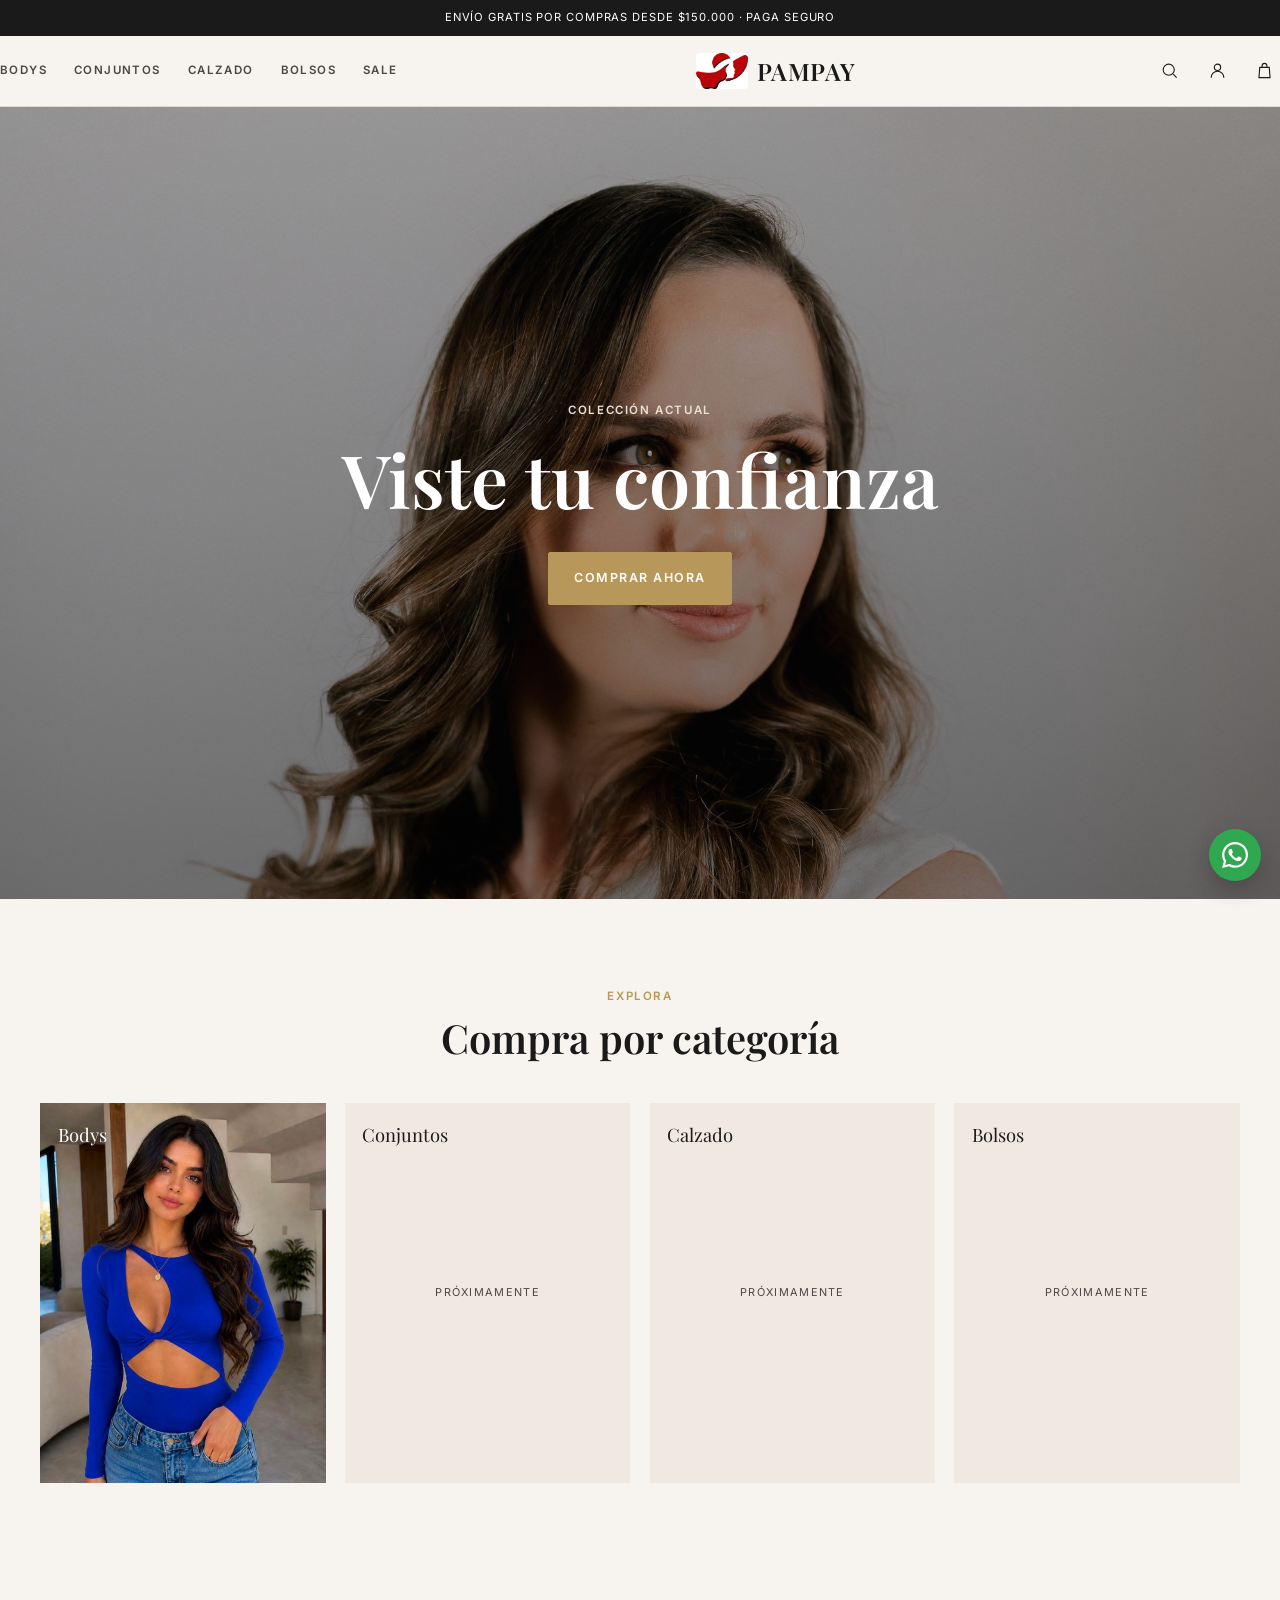
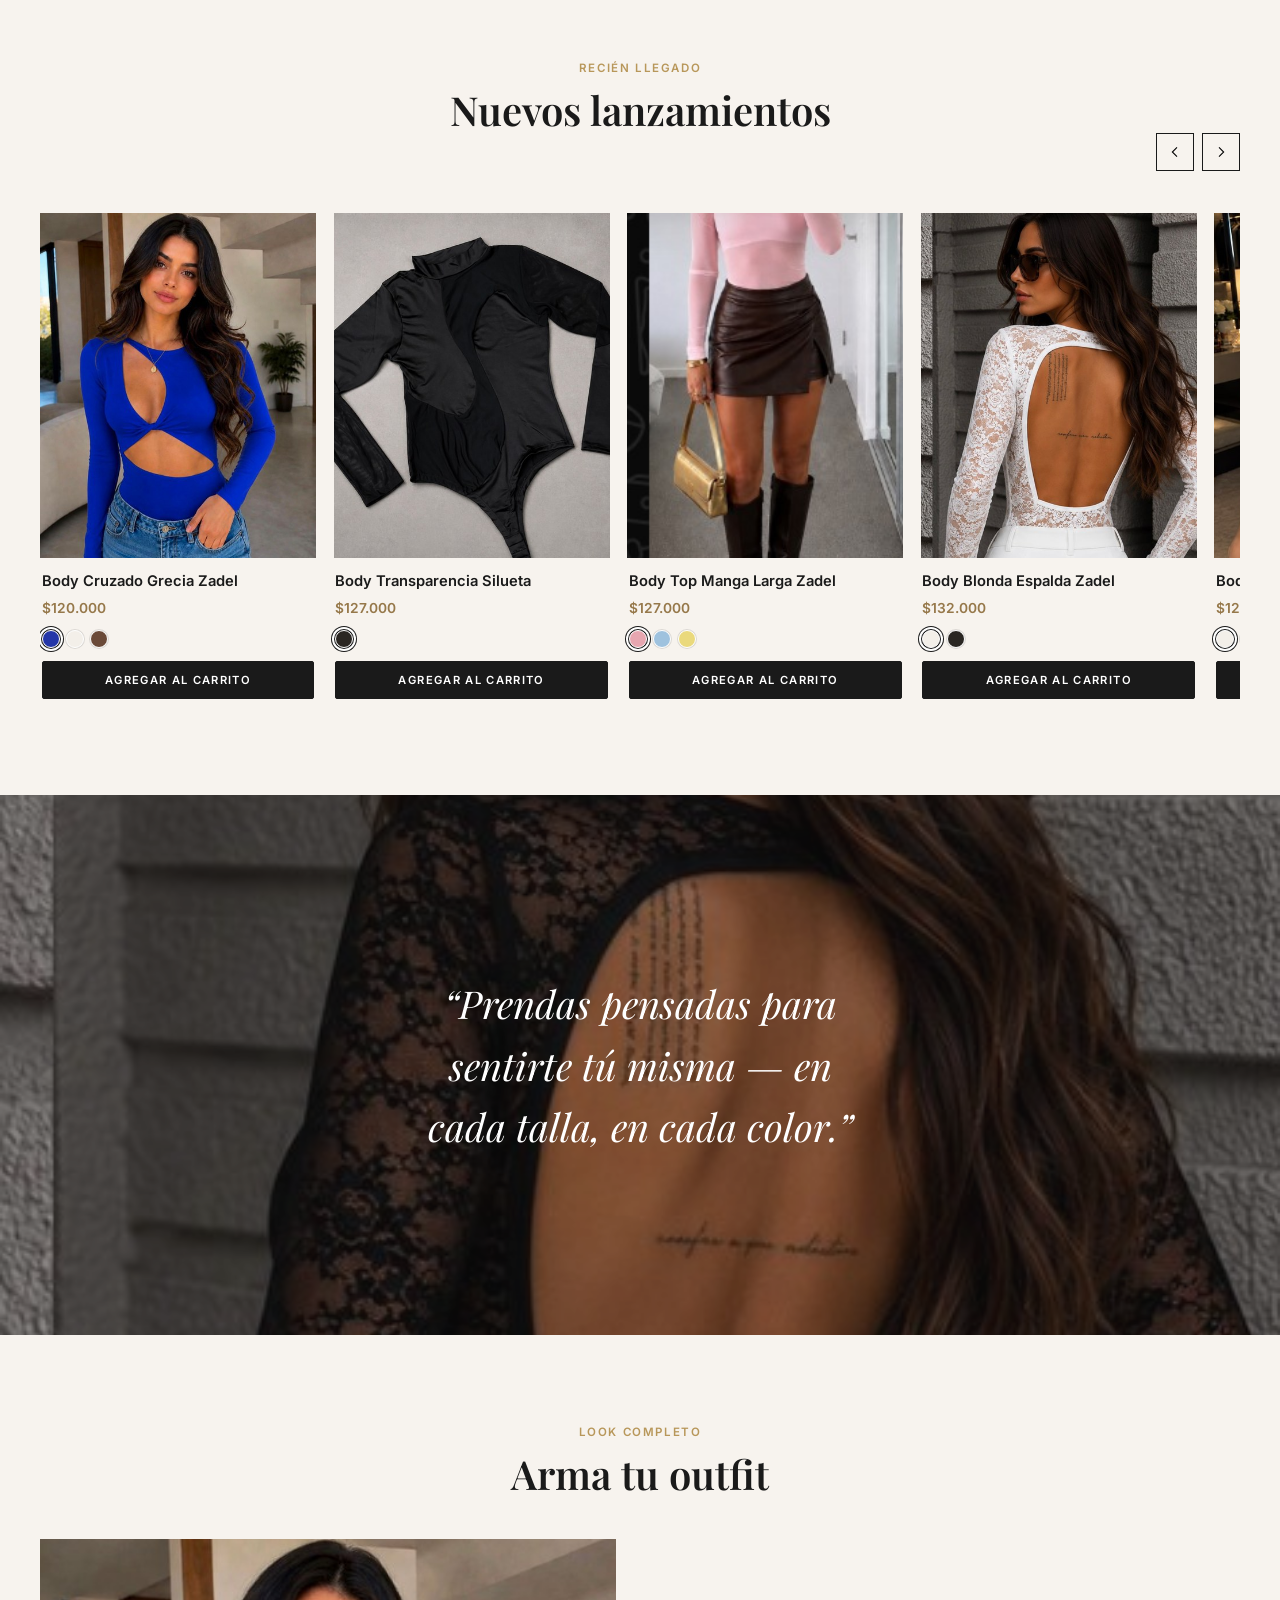
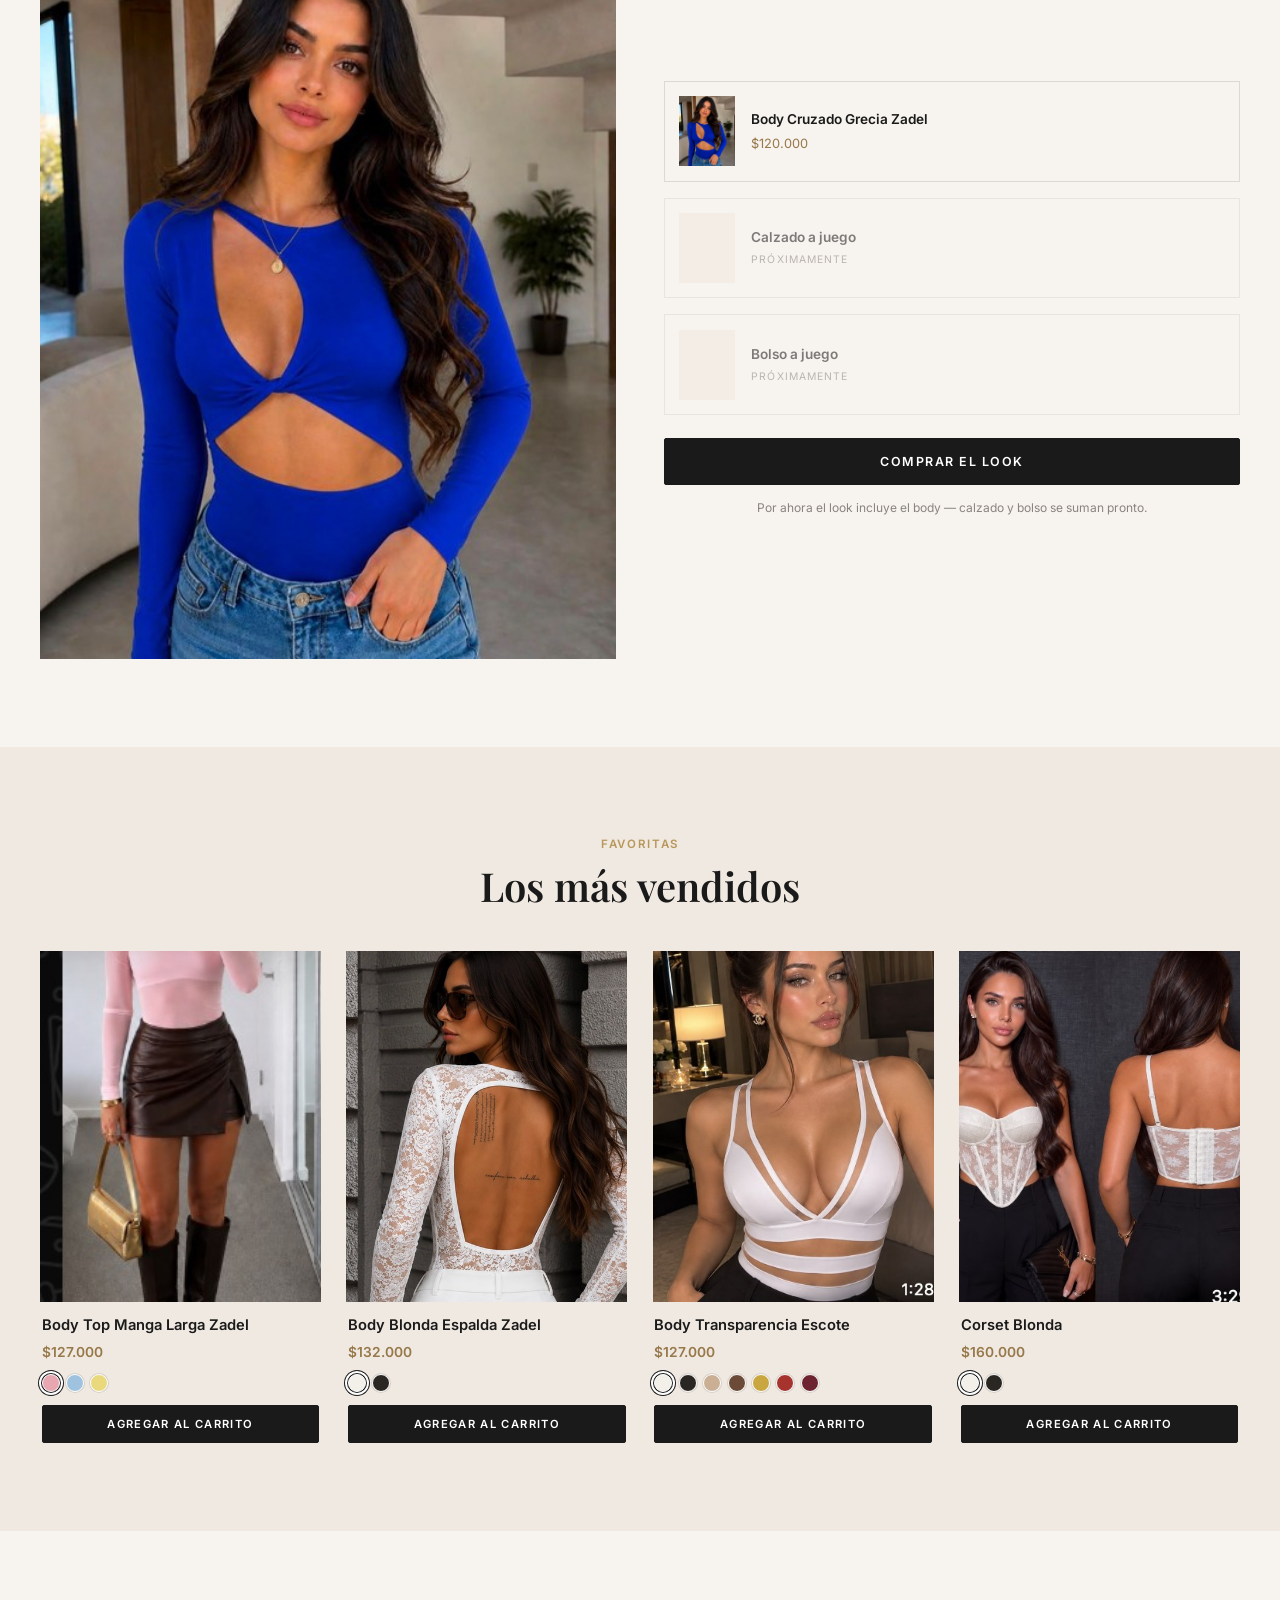
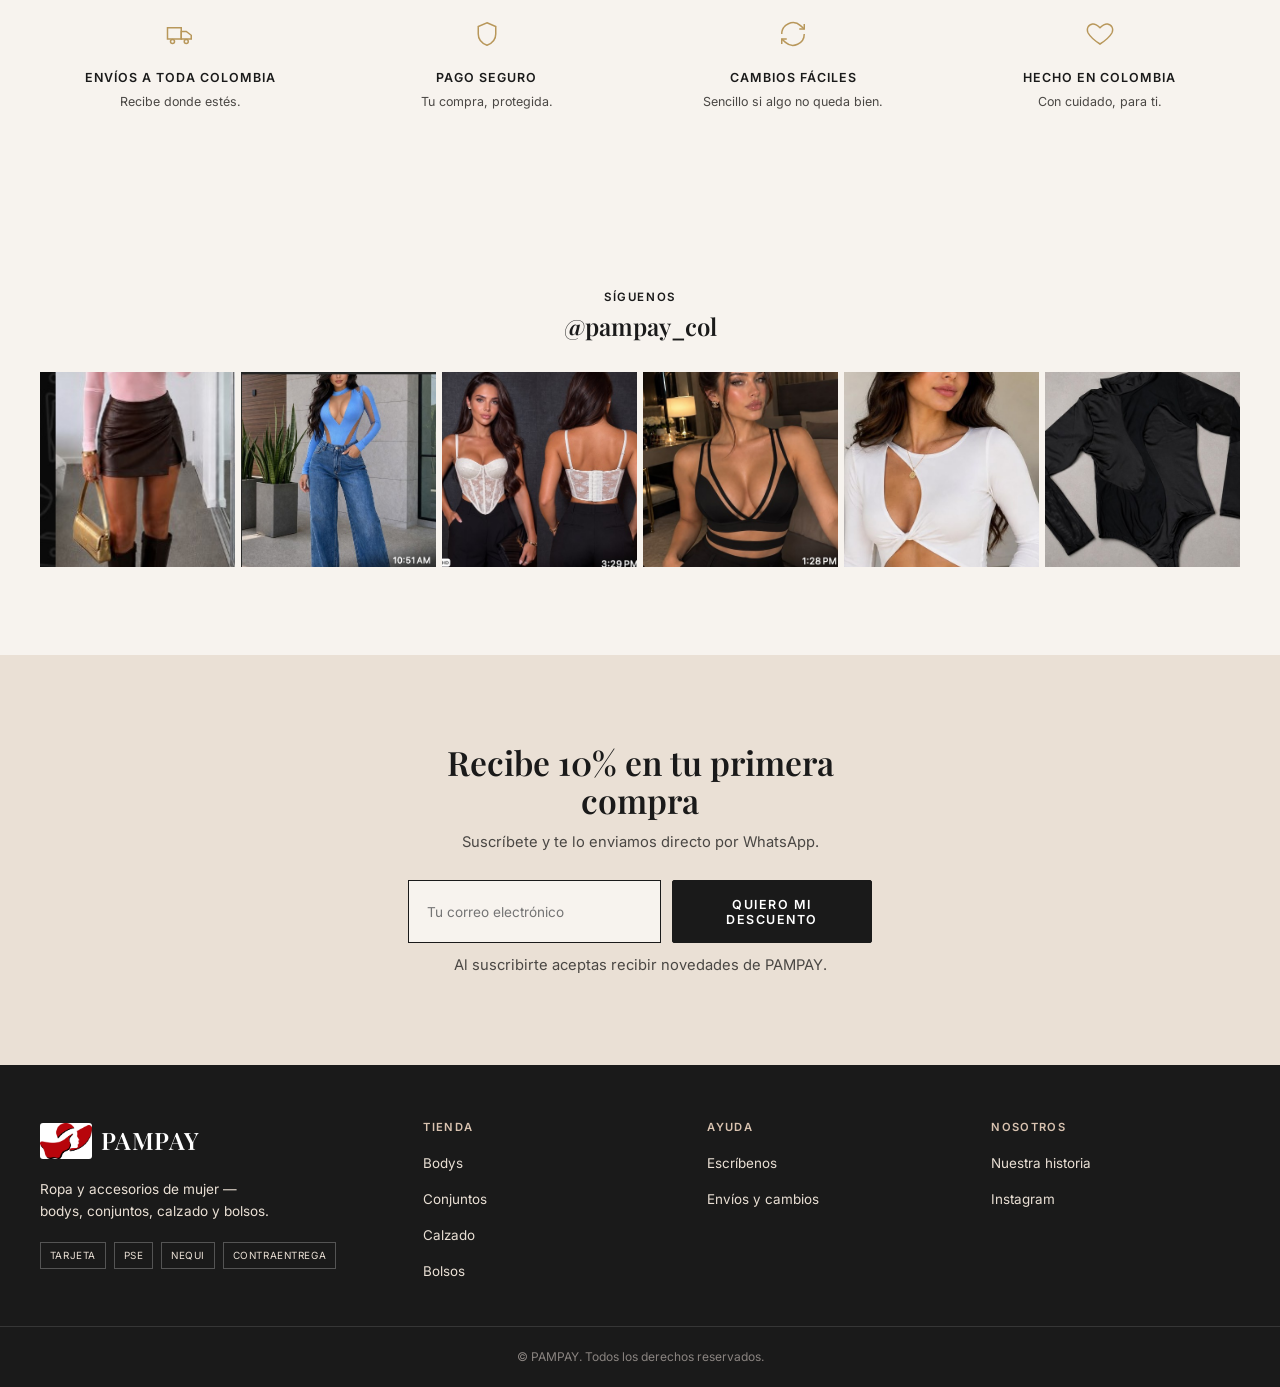
<file: index.html>
<!doctype html>
<html lang="es">
<head>
<meta charset="UTF-8">
<meta name="viewport" content="width=device-width, initial-scale=1.0">
<title>PAMPAY — Bodys, conjuntos, calzado y bolsos</title>
<meta name="description" content="PAMPAY — ropa y accesorios de mujer en Colombia. Bodys, conjuntos, calzado y bolsos. Envíos a todo el país.">
<link rel="preconnect" href="https://fonts.googleapis.com">
<link rel="preconnect" href="https://fonts.gstatic.com" crossorigin>
<link rel="stylesheet" href="https://fonts.googleapis.com/css2?family=Playfair+Display:ital,wght@0,500;0,600;1,500;1,600&family=Inter:wght@400;500;600;700&display=swap">
<link rel="stylesheet" href="assets/css/style.css?v=3">
<link rel="icon" type="image/png" sizes="32x32" href="assets/img/favicon-32.png?v=2">
<link rel="icon" type="image/png" sizes="192x192" href="assets/img/favicon-192.png?v=2">
<link rel="apple-touch-icon" sizes="180x180" href="assets/img/apple-touch-icon.png?v=2">
</head>
<body>
<svg style="display:none" aria-hidden="true">
  <symbol id="ic-whatsapp" viewBox="0 0 24 24"><path d="M17.472 14.382c-.297-.149-1.758-.867-2.03-.967-.273-.099-.471-.148-.67.15-.197.297-.767.966-.94 1.164-.173.199-.347.223-.644.075-.297-.15-1.255-.463-2.39-1.475-.883-.788-1.48-1.761-1.653-2.059-.173-.297-.018-.458.13-.606.134-.133.298-.347.446-.52.149-.174.198-.298.298-.497.099-.198.05-.371-.025-.52-.075-.149-.669-1.612-.916-2.207-.242-.579-.487-.5-.669-.51-.173-.008-.371-.01-.57-.01-.198 0-.52.074-.792.372-.272.297-1.04 1.016-1.04 2.479 0 1.462 1.065 2.875 1.213 3.074.149.198 2.096 3.2 5.077 4.487.709.306 1.262.489 1.694.625.712.227 1.36.195 1.871.118.571-.085 1.758-.719 2.006-1.413.248-.694.248-1.289.173-1.413-.074-.124-.272-.198-.57-.347m-5.421 7.403h-.004a9.87 9.87 0 01-5.031-1.378l-.361-.214-3.741.982.998-3.648-.235-.374a9.86 9.86 0 01-1.51-5.26c.001-5.45 4.436-9.884 9.888-9.884 2.64 0 5.122 1.03 6.988 2.898a9.825 9.825 0 012.893 6.994c-.003 5.45-4.437 9.884-9.885 9.884m8.413-18.297A11.815 11.815 0 0012.05 0C5.495 0 .16 5.335.157 11.892c0 2.096.547 4.142 1.588 5.945L.057 24l6.305-1.654a11.882 11.882 0 005.683 1.448h.005c6.554 0 11.89-5.335 11.893-11.893a11.821 11.821 0 00-3.48-8.413" fill="currentColor" stroke="none"/></symbol>
  <symbol id="ic-search" viewBox="0 0 24 24"><circle cx="11" cy="11" r="7"/><path d="M21 21l-4.3-4.3"/></symbol>
  <symbol id="ic-user" viewBox="0 0 24 24"><circle cx="12" cy="8" r="4"/><path d="M4 21c0-4.4 3.6-8 8-8s8 3.6 8 8"/></symbol>
  <symbol id="ic-bag" viewBox="0 0 24 24"><path d="M6 8h12l1 13H5L6 8z"/><path d="M9 8V6a3 3 0 016 0v2"/></symbol>
  <symbol id="ic-arrow-l" viewBox="0 0 24 24"><path d="M15 5l-7 7 7 7"/></symbol>
  <symbol id="ic-arrow-r" viewBox="0 0 24 24"><path d="M9 5l7 7-7 7"/></symbol>
  <symbol id="ic-truck" viewBox="0 0 24 24"><path d="M2 7h11v9H2z"/><path d="M13 10h4l4 3v3h-8z"/><circle cx="6" cy="18" r="1.6"/><circle cx="17" cy="18" r="1.6"/></symbol>
  <symbol id="ic-shield" viewBox="0 0 24 24"><path d="M12 3l7 3v6c0 4.5-3 7.5-7 9-4-1.5-7-4.5-7-9V6l7-3z"/></symbol>
  <symbol id="ic-refresh" viewBox="0 0 24 24"><path d="M3 12a9 9 0 0115-6.7L21 8"/><path d="M21 4v4h-4"/><path d="M21 12a9 9 0 01-15 6.7L3 16"/><path d="M3 20v-4h4"/></symbol>
  <symbol id="ic-heart" viewBox="0 0 24 24"><path d="M12 20s-7-4.4-9.5-8.8C1 8 2.4 4.5 6 4c2-.3 3.6.7 6 3 2.4-2.3 4-3.3 6-3 3.6.5 5 4 3.5 7.2C19 15.6 12 20 12 20z"/></symbol>
</svg>

<div class="announce"><p>Envío gratis por compras desde $150.000 · Paga seguro</p></div>

<header class="site">
  <div class="wrap topbar">
    <div class="side">
      <button class="menu-toggle" id="menuToggle" aria-label="Menú"><span></span><span></span><span></span></button>
      <nav class="links">
        <a href="categoria.html?cat=bodys" data-cat="bodys">Bodys</a>
        <a href="categoria.html?cat=conjuntos" data-cat="conjuntos">Conjuntos</a>
        <a href="categoria.html?cat=calzado" data-cat="calzado">Calzado</a>
        <a href="categoria.html?cat=bolsos" data-cat="bolsos">Bolsos</a>
        <a href="categoria.html?cat=sale" data-cat="sale">Sale</a>
      </nav>
    </div>
    <a class="brandmark" href="index.html"><img class="brand-icon" src="assets/img/logo.png" alt="">PAMPAY</a>
    <div class="side icons">
      <button class="icon-btn" id="searchToggle" aria-label="Buscar"><svg><use href="#ic-search"/></svg></button>
      <button class="icon-btn" id="accountBtn" aria-label="Cuenta"><svg><use href="#ic-user"/></svg></button>
      <button class="icon-btn" id="cartOpenBtn" aria-label="Carrito"><svg><use href="#ic-bag"/></svg><span class="cart-count" id="cartCount">0</span></button>
    </div>
  </div>
  <div class="wrap mobile-menu" id="mobileMenu">
    <a href="categoria.html?cat=bodys">Bodys</a>
    <a href="categoria.html?cat=conjuntos">Conjuntos</a>
    <a href="categoria.html?cat=calzado">Calzado</a>
    <a href="categoria.html?cat=bolsos">Bolsos</a>
    <a href="categoria.html?cat=sale">Sale</a>
  </div>
  <div class="wrap search-panel" id="searchPanel">
    <input type="text" id="searchInput" placeholder="Buscar productos…">
    <div class="search-results" id="searchResults"></div>
  </div>
</header>

<section class="hero" style="padding:0;">
  <!-- Foto de stock (Pexels, uso libre comercial) — no es una foto real de PAMPAY, solo ambientación del hero -->
  <img class="hero-bg" src="assets/img/hero-bg.jpg" alt="">
  <div class="hero-content">
    <span class="eyebrow">Colección actual</span>
    <h1>Viste tu confianza</h1>
    <a class="btn gold" href="#catalogo">Comprar ahora</a>
  </div>
</section>

<section id="categorias">
  <div class="wrap">
    <div class="sec-head">
      <span class="eyebrow">Explora</span>
      <h2>Compra por categoría</h2>
    </div>
    <div class="cat-grid" id="categoryGrid"></div>
  </div>
</section>

<section id="catalogo">
  <div class="wrap">
    <div class="sec-head" style="margin-bottom:0;">
      <span class="eyebrow">Recién llegado</span>
      <h2>Nuevos lanzamientos</h2>
    </div>
    <div class="carousel-nav">
      <button id="carouselPrev" aria-label="Anterior"><svg><use href="#ic-arrow-l"/></svg></button>
      <button id="carouselNext" aria-label="Siguiente"><svg><use href="#ic-arrow-r"/></svg></button>
    </div>
    <div class="carousel-wrap">
      <div class="carousel" id="newLaunches"></div>
    </div>
  </div>
</section>

<section class="editorial" style="padding:0;">
  <img src="assets/img/productos/blonda-espalda-negro.jpg" alt="Campaña PAMPAY">
  <blockquote>“Prendas pensadas para sentirte tú misma — en cada talla, en cada color.”</blockquote>
</section>

<section id="outfit">
  <div class="wrap">
    <div class="sec-head" style="margin-bottom:0;">
      <span class="eyebrow">Look completo</span>
      <h2>Arma tu outfit</h2>
    </div>
    <div class="outfit">
      <div class="outfit-photo"><img id="outfitPhoto" src="" alt=""></div>
      <div>
        <div class="outfit-items">
          <div class="outfit-item" id="outfitBodyItem"></div>
          <div class="outfit-item soon">
            <div style="width:56px;height:70px;background:var(--cream-deep);"></div>
            <div><div class="oi-name">Calzado a juego</div><div class="oi-soon">Próximamente</div></div>
          </div>
          <div class="outfit-item soon">
            <div style="width:56px;height:70px;background:var(--cream-deep);"></div>
            <div><div class="oi-name">Bolso a juego</div><div class="oi-soon">Próximamente</div></div>
          </div>
        </div>
        <button class="btn primary block" id="outfitBuyBtn" style="margin-top:1.4rem;">Comprar el look</button>
        <p class="pdp-note">Por ahora el look incluye el body — calzado y bolso se suman pronto.</p>
      </div>
    </div>
  </div>
</section>

<section id="bestsellers" style="background:var(--cream-deep);">
  <div class="wrap">
    <div class="sec-head">
      <span class="eyebrow">Favoritas</span>
      <h2>Los más vendidos</h2>
    </div>
    <div class="product-grid" id="bestsellersGrid"></div>
  </div>
</section>

<section id="beneficios">
  <div class="wrap">
    <div class="benefits">
      <div class="benefit"><svg><use href="#ic-truck"/></svg><h4>Envíos a toda Colombia</h4><p>Recibe donde estés.</p></div>
      <div class="benefit"><svg><use href="#ic-shield"/></svg><h4>Pago seguro</h4><p>Tu compra, protegida.</p></div>
      <div class="benefit"><svg><use href="#ic-refresh"/></svg><h4>Cambios fáciles</h4><p>Sencillo si algo no queda bien.</p></div>
      <div class="benefit"><svg><use href="#ic-heart"/></svg><h4>Hecho en Colombia</h4><p>Con cuidado, para ti.</p></div>
    </div>
  </div>
</section>

<section id="instagram">
  <div class="wrap">
    <div class="insta-head">
      <span class="eyebrow">Síguenos</span>
      <h2><a href="https://instagram.com/pampay_col" target="_blank" rel="noopener">@pampay_col</a></h2>
    </div>
    <div class="insta-grid" id="instaGrid">
      <a href="https://instagram.com/pampay_col" target="_blank" rel="noopener"><img src="assets/img/productos/top-manga-larga-rosa.jpg" alt=""></a>
      <a href="https://instagram.com/pampay_col" target="_blank" rel="noopener"><img src="assets/img/productos/manga-larga-mayatex-azul.jpg" alt=""></a>
      <a href="https://instagram.com/pampay_col" target="_blank" rel="noopener"><img src="assets/img/productos/corset-blonda-blanco.jpg" alt=""></a>
      <a href="https://instagram.com/pampay_col" target="_blank" rel="noopener"><img src="assets/img/productos/transparencia-escote-negro.jpg" alt=""></a>
      <a href="https://instagram.com/pampay_col" target="_blank" rel="noopener"><img src="assets/img/productos/cruzado-grecia-blanco.jpg" alt=""></a>
      <a href="https://instagram.com/pampay_col" target="_blank" rel="noopener"><img src="assets/img/productos/transparencia-silueta-negro.jpg" alt=""></a>
    </div>
  </div>
</section>

<section class="newsletter">
  <div class="wrap newsletter-inner">
    <h2>Recibe 10% en tu primera compra</h2>
    <p>Suscríbete y te lo enviamos directo por WhatsApp.</p>
    <form class="newsletter-form" id="newsletterForm">
      <input type="email" id="newsletterEmail" placeholder="Tu correo electrónico" required>
      <button class="btn primary" type="submit">Quiero mi descuento</button>
    </form>
    <p class="newsletter-note">Al suscribirte aceptas recibir novedades de PAMPAY.</p>
  </div>
</section>

<footer class="site">
  <div class="wrap foot-grid">
    <div class="foot-brand">
      <div class="brandmark"><img class="brand-icon" src="assets/img/logo.png" alt="">PAMPAY</div>
      <p>Ropa y accesorios de mujer — bodys, conjuntos, calzado y bolsos.</p>
      <div class="foot-payments">
        <span>Tarjeta</span><span>PSE</span><span>Nequi</span><span>Contraentrega</span>
      </div>
    </div>
    <div>
      <h4>Tienda</h4>
      <ul>
        <li><a href="categoria.html?cat=bodys">Bodys</a></li>
        <li><a href="categoria.html?cat=conjuntos">Conjuntos</a></li>
        <li><a href="categoria.html?cat=calzado">Calzado</a></li>
        <li><a href="categoria.html?cat=bolsos">Bolsos</a></li>
      </ul>
    </div>
    <div>
      <h4>Ayuda</h4>
      <ul>
        <li><a href="#" id="supportWaBtn" target="_blank" rel="noopener">Escríbenos</a></li>
        <li><a href="checkout.html">Envíos y cambios</a></li>
      </ul>
    </div>
    <div>
      <h4>Nosotros</h4>
      <ul>
        <li><a href="#">Nuestra historia</a></li>
        <li><a href="https://instagram.com/pampay_col" target="_blank" rel="noopener">Instagram</a></li>
      </ul>
    </div>
  </div>
  <div class="wrap foot-bottom">© PAMPAY. Todos los derechos reservados.</div>
</footer>

<a class="wa-float" id="waFloat" href="#" target="_blank" rel="noopener" aria-label="Escríbenos por WhatsApp">
  <svg viewBox="0 0 24 24" aria-hidden="true"><use href="#ic-whatsapp"/></svg>
</a>

<script src="assets/js/products.js?v=3"></script>
<script src="assets/js/cart.js?v=1"></script>
<script src="assets/js/render.js?v=1"></script>
<script src="assets/js/chrome.js?v=1"></script>
<script src="assets/js/main.js?v=3"></script>
</body>
</html>
</file>
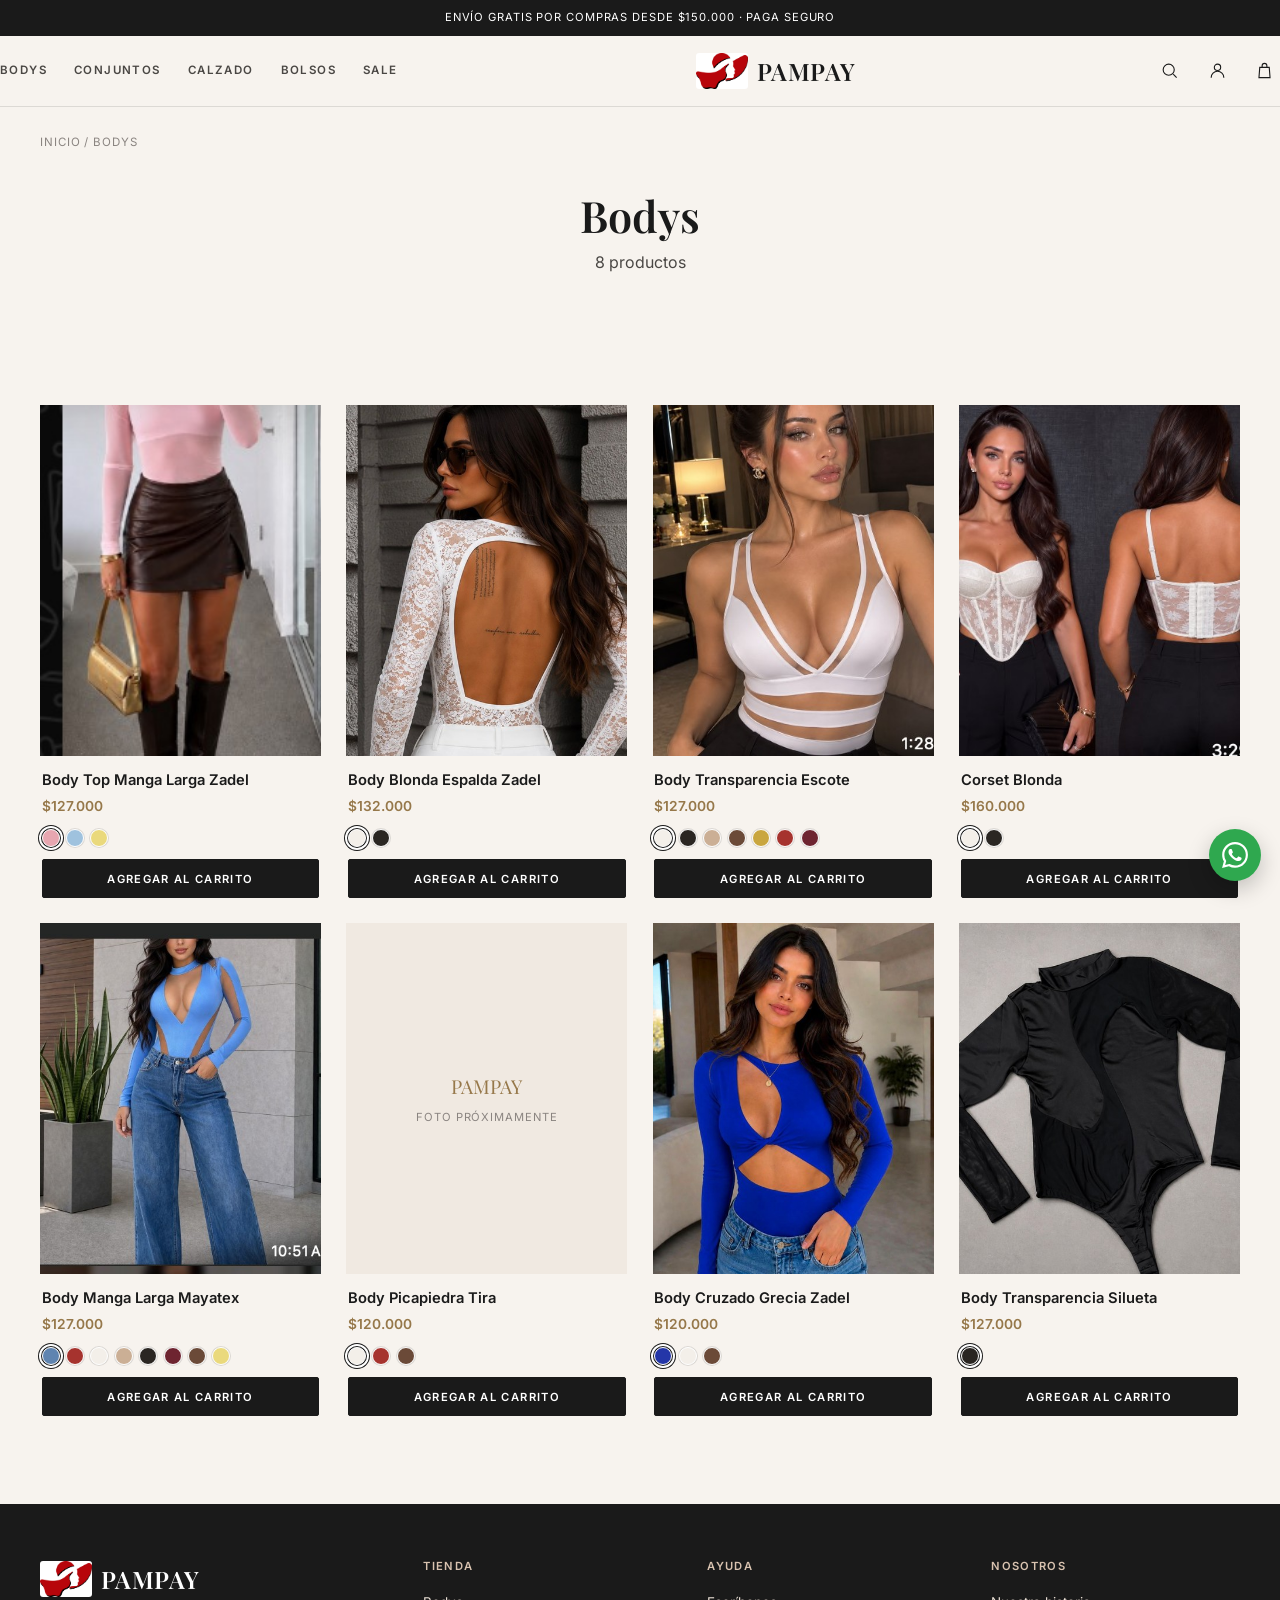
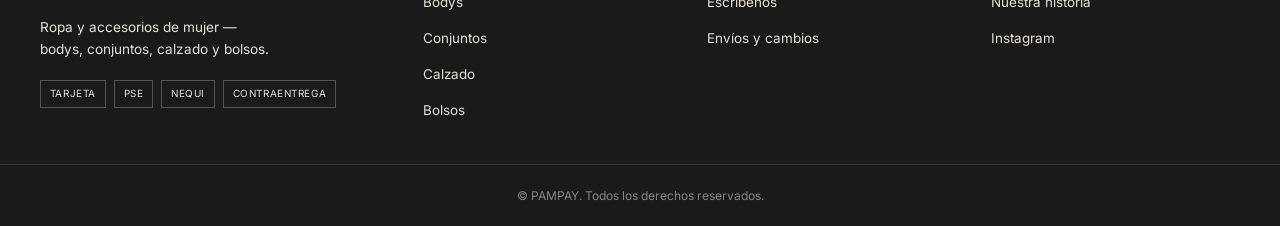
<file: categoria.html>
<!doctype html>
<html lang="es">
<head>
<meta charset="UTF-8">
<meta name="viewport" content="width=device-width, initial-scale=1.0">
<title>PAMPAY — Categoría</title>
<link rel="preconnect" href="https://fonts.googleapis.com">
<link rel="preconnect" href="https://fonts.gstatic.com" crossorigin>
<link rel="stylesheet" href="https://fonts.googleapis.com/css2?family=Playfair+Display:ital,wght@0,500;0,600;1,500;1,600&family=Inter:wght@400;500;600;700&display=swap">
<link rel="stylesheet" href="assets/css/style.css?v=3">
<link rel="icon" type="image/png" sizes="32x32" href="assets/img/favicon-32.png?v=2">
<link rel="icon" type="image/png" sizes="192x192" href="assets/img/favicon-192.png?v=2">
<link rel="apple-touch-icon" sizes="180x180" href="assets/img/apple-touch-icon.png?v=2">
</head>
<body>
<svg style="display:none" aria-hidden="true">
  <symbol id="ic-whatsapp" viewBox="0 0 24 24"><path d="M17.472 14.382c-.297-.149-1.758-.867-2.03-.967-.273-.099-.471-.148-.67.15-.197.297-.767.966-.94 1.164-.173.199-.347.223-.644.075-.297-.15-1.255-.463-2.39-1.475-.883-.788-1.48-1.761-1.653-2.059-.173-.297-.018-.458.13-.606.134-.133.298-.347.446-.52.149-.174.198-.298.298-.497.099-.198.05-.371-.025-.52-.075-.149-.669-1.612-.916-2.207-.242-.579-.487-.5-.669-.51-.173-.008-.371-.01-.57-.01-.198 0-.52.074-.792.372-.272.297-1.04 1.016-1.04 2.479 0 1.462 1.065 2.875 1.213 3.074.149.198 2.096 3.2 5.077 4.487.709.306 1.262.489 1.694.625.712.227 1.36.195 1.871.118.571-.085 1.758-.719 2.006-1.413.248-.694.248-1.289.173-1.413-.074-.124-.272-.198-.57-.347m-5.421 7.403h-.004a9.87 9.87 0 01-5.031-1.378l-.361-.214-3.741.982.998-3.648-.235-.374a9.86 9.86 0 01-1.51-5.26c.001-5.45 4.436-9.884 9.888-9.884 2.64 0 5.122 1.03 6.988 2.898a9.825 9.825 0 012.893 6.994c-.003 5.45-4.437 9.884-9.885 9.884m8.413-18.297A11.815 11.815 0 0012.05 0C5.495 0 .16 5.335.157 11.892c0 2.096.547 4.142 1.588 5.945L.057 24l6.305-1.654a11.882 11.882 0 005.683 1.448h.005c6.554 0 11.89-5.335 11.893-11.893a11.821 11.821 0 00-3.48-8.413" fill="currentColor" stroke="none"/></symbol>
  <symbol id="ic-search" viewBox="0 0 24 24"><circle cx="11" cy="11" r="7"/><path d="M21 21l-4.3-4.3"/></symbol>
  <symbol id="ic-user" viewBox="0 0 24 24"><circle cx="12" cy="8" r="4"/><path d="M4 21c0-4.4 3.6-8 8-8s8 3.6 8 8"/></symbol>
  <symbol id="ic-bag" viewBox="0 0 24 24"><path d="M6 8h12l1 13H5L6 8z"/><path d="M9 8V6a3 3 0 016 0v2"/></symbol>
</svg>

<div class="announce"><p>Envío gratis por compras desde $150.000 · Paga seguro</p></div>

<header class="site">
  <div class="wrap topbar">
    <div class="side">
      <button class="menu-toggle" id="menuToggle" aria-label="Menú"><span></span><span></span><span></span></button>
      <nav class="links">
        <a href="categoria.html?cat=bodys" data-cat="bodys">Bodys</a>
        <a href="categoria.html?cat=conjuntos" data-cat="conjuntos">Conjuntos</a>
        <a href="categoria.html?cat=calzado" data-cat="calzado">Calzado</a>
        <a href="categoria.html?cat=bolsos" data-cat="bolsos">Bolsos</a>
        <a href="categoria.html?cat=sale" data-cat="sale">Sale</a>
      </nav>
    </div>
    <a class="brandmark" href="index.html"><img class="brand-icon" src="assets/img/logo.png" alt="">PAMPAY</a>
    <div class="side icons">
      <button class="icon-btn" id="searchToggle" aria-label="Buscar"><svg><use href="#ic-search"/></svg></button>
      <button class="icon-btn" id="accountBtn" aria-label="Cuenta"><svg><use href="#ic-user"/></svg></button>
      <button class="icon-btn" id="cartOpenBtn" aria-label="Carrito"><svg><use href="#ic-bag"/></svg><span class="cart-count" id="cartCount">0</span></button>
    </div>
  </div>
  <div class="wrap mobile-menu" id="mobileMenu">
    <a href="categoria.html?cat=bodys">Bodys</a>
    <a href="categoria.html?cat=conjuntos">Conjuntos</a>
    <a href="categoria.html?cat=calzado">Calzado</a>
    <a href="categoria.html?cat=bolsos">Bolsos</a>
    <a href="categoria.html?cat=sale">Sale</a>
  </div>
  <div class="wrap search-panel" id="searchPanel">
    <input type="text" id="searchInput" placeholder="Buscar productos…">
    <div class="search-results" id="searchResults"></div>
  </div>
</header>

<div class="wrap breadcrumb"><a href="index.html">Inicio</a> / <span id="crumbName">Categoría</span></div>

<div class="wrap cat-hero">
  <h1 id="catTitle">Categoría</h1>
  <p id="catSubtitle"></p>
</div>

<section id="catBody"><div class="wrap"><div class="product-grid" id="catProductGrid"></div></div></section>

<footer class="site">
  <div class="wrap foot-grid">
    <div class="foot-brand">
      <div class="brandmark"><img class="brand-icon" src="assets/img/logo.png" alt="">PAMPAY</div>
      <p>Ropa y accesorios de mujer — bodys, conjuntos, calzado y bolsos.</p>
      <div class="foot-payments"><span>Tarjeta</span><span>PSE</span><span>Nequi</span><span>Contraentrega</span></div>
    </div>
    <div><h4>Tienda</h4><ul>
      <li><a href="categoria.html?cat=bodys">Bodys</a></li>
      <li><a href="categoria.html?cat=conjuntos">Conjuntos</a></li>
      <li><a href="categoria.html?cat=calzado">Calzado</a></li>
      <li><a href="categoria.html?cat=bolsos">Bolsos</a></li>
    </ul></div>
    <div><h4>Ayuda</h4><ul>
      <li><a href="#" id="supportWaBtn" target="_blank" rel="noopener">Escríbenos</a></li>
      <li><a href="checkout.html">Envíos y cambios</a></li>
    </ul></div>
    <div><h4>Nosotros</h4><ul>
      <li><a href="#">Nuestra historia</a></li>
      <li><a href="https://instagram.com/pampay_col" target="_blank" rel="noopener">Instagram</a></li>
    </ul></div>
  </div>
  <div class="wrap foot-bottom">© PAMPAY. Todos los derechos reservados.</div>
</footer>

<a class="wa-float" id="waFloat" href="#" target="_blank" rel="noopener" aria-label="Escríbenos por WhatsApp">
  <svg viewBox="0 0 24 24" aria-hidden="true"><use href="#ic-whatsapp"/></svg>
</a>

<script src="assets/js/products.js?v=3"></script>
<script src="assets/js/cart.js?v=1"></script>
<script src="assets/js/render.js?v=1"></script>
<script src="assets/js/chrome.js?v=1"></script>
<script src="assets/js/category-page.js?v=1"></script>
</body>
</html>
</file>
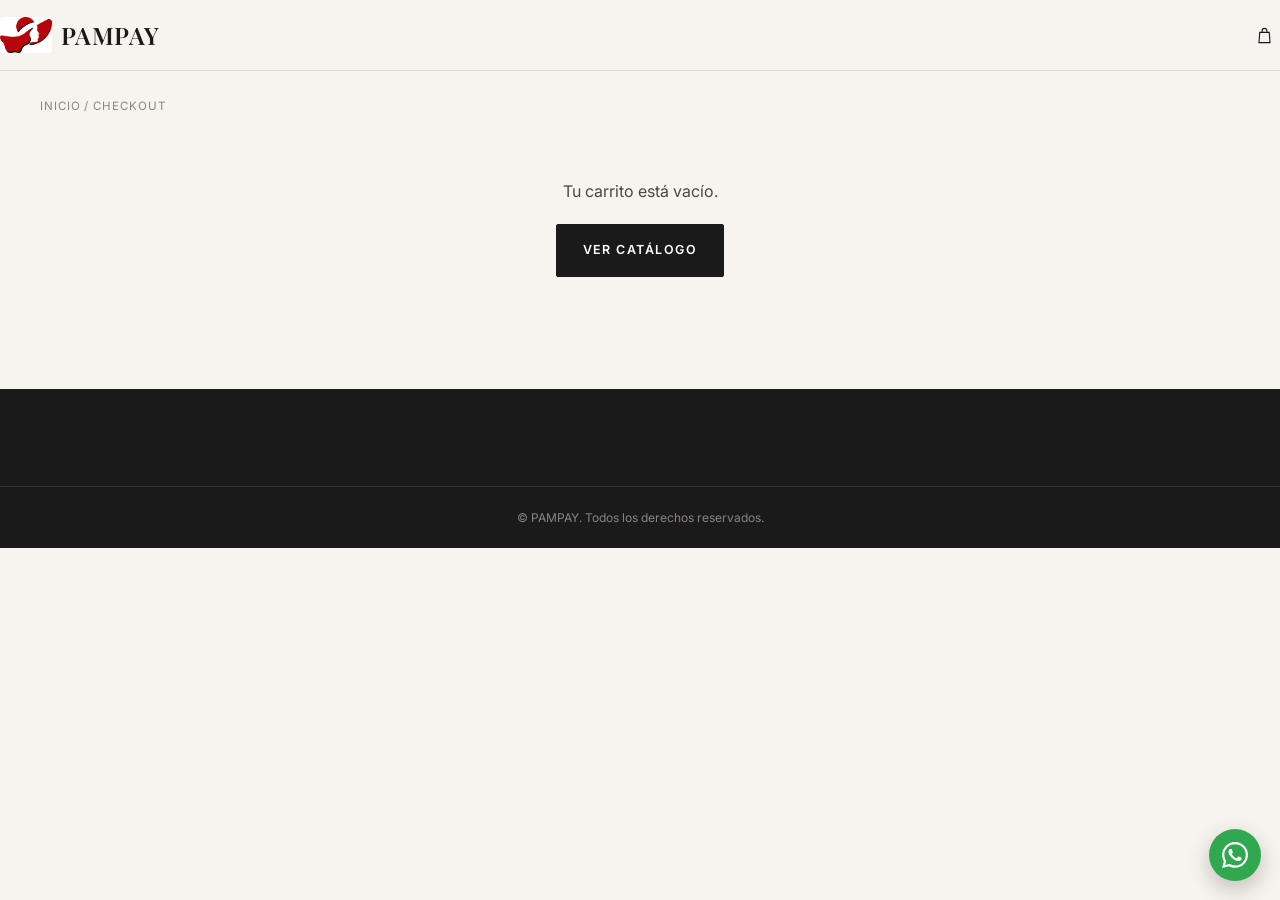
<file: checkout.html>
<!doctype html>
<html lang="es">
<head>
<meta charset="UTF-8">
<meta name="viewport" content="width=device-width, initial-scale=1.0">
<title>PAMPAY — Checkout</title>
<link rel="preconnect" href="https://fonts.googleapis.com">
<link rel="preconnect" href="https://fonts.gstatic.com" crossorigin>
<link rel="stylesheet" href="https://fonts.googleapis.com/css2?family=Playfair+Display:ital,wght@0,500;0,600;1,500;1,600&family=Inter:wght@400;500;600;700&display=swap">
<link rel="stylesheet" href="assets/css/style.css?v=3">
<link rel="icon" type="image/png" sizes="32x32" href="assets/img/favicon-32.png?v=2">
<link rel="icon" type="image/png" sizes="192x192" href="assets/img/favicon-192.png?v=2">
<link rel="apple-touch-icon" sizes="180x180" href="assets/img/apple-touch-icon.png?v=2">
</head>
<body>
<svg style="display:none" aria-hidden="true">
  <symbol id="ic-whatsapp" viewBox="0 0 24 24"><path d="M17.472 14.382c-.297-.149-1.758-.867-2.03-.967-.273-.099-.471-.148-.67.15-.197.297-.767.966-.94 1.164-.173.199-.347.223-.644.075-.297-.15-1.255-.463-2.39-1.475-.883-.788-1.48-1.761-1.653-2.059-.173-.297-.018-.458.13-.606.134-.133.298-.347.446-.52.149-.174.198-.298.298-.497.099-.198.05-.371-.025-.52-.075-.149-.669-1.612-.916-2.207-.242-.579-.487-.5-.669-.51-.173-.008-.371-.01-.57-.01-.198 0-.52.074-.792.372-.272.297-1.04 1.016-1.04 2.479 0 1.462 1.065 2.875 1.213 3.074.149.198 2.096 3.2 5.077 4.487.709.306 1.262.489 1.694.625.712.227 1.36.195 1.871.118.571-.085 1.758-.719 2.006-1.413.248-.694.248-1.289.173-1.413-.074-.124-.272-.198-.57-.347m-5.421 7.403h-.004a9.87 9.87 0 01-5.031-1.378l-.361-.214-3.741.982.998-3.648-.235-.374a9.86 9.86 0 01-1.51-5.26c.001-5.45 4.436-9.884 9.888-9.884 2.64 0 5.122 1.03 6.988 2.898a9.825 9.825 0 012.893 6.994c-.003 5.45-4.437 9.884-9.885 9.884m8.413-18.297A11.815 11.815 0 0012.05 0C5.495 0 .16 5.335.157 11.892c0 2.096.547 4.142 1.588 5.945L.057 24l6.305-1.654a11.882 11.882 0 005.683 1.448h.005c6.554 0 11.89-5.335 11.893-11.893a11.821 11.821 0 00-3.48-8.413" fill="currentColor" stroke="none"/></symbol>
  <symbol id="ic-bag" viewBox="0 0 24 24"><path d="M6 8h12l1 13H5L6 8z"/><path d="M9 8V6a3 3 0 016 0v2"/></symbol>
</svg>

<header class="site">
  <div class="wrap topbar">
    <a class="brandmark" href="index.html"><img class="brand-icon" src="assets/img/logo.png" alt="">PAMPAY</a>
    <div class="side icons">
      <button class="icon-btn" id="cartOpenBtn" aria-label="Carrito"><svg><use href="#ic-bag"/></svg><span class="cart-count" id="cartCount">0</span></button>
    </div>
  </div>
</header>

<div class="wrap">
  <div class="breadcrumb" style="padding-top:1.6rem;"><a href="index.html">Inicio</a> / Checkout</div>

  <div id="checkoutBody">
    <div class="checkout-grid">
      <div class="co-form">
        <h2 style="font-size:1.4rem;">Datos de envío</h2>
        <form id="shippingForm">
          <label for="coName">Nombre completo</label>
          <input type="text" id="coName" required>

          <label for="coPhone">Celular (WhatsApp)</label>
          <input type="tel" id="coPhone" required placeholder="3XX XXX XXXX">

          <div class="co-row">
            <div>
              <label for="coCity">Ciudad</label>
              <input type="text" id="coCity" required>
            </div>
            <div>
              <label for="coDept">Departamento</label>
              <input type="text" id="coDept" required>
            </div>
          </div>

          <label for="coAddress">Dirección</label>
          <input type="text" id="coAddress" required>

          <label for="coNotes">Notas del pedido (opcional)</label>
          <input type="text" id="coNotes" placeholder="Punto de referencia, horario, etc.">

          <div style="margin-top:2rem; padding:1.1rem; border:1px solid var(--line); background:var(--white);">
            <div class="lbl" style="margin-bottom:.6rem;">Método de pago</div>
            <button type="button" class="btn ghost block" disabled>Tarjeta / PSE — próximamente</button>
            <p class="pdp-note" style="margin-top:.8rem;">Estamos activando el pago en línea. Por ahora, confirma tu pedido y coordinamos el pago (contraentrega, Nequi o transferencia) por WhatsApp.</p>
          </div>

          <button type="submit" class="btn primary block" id="finishBtn" style="margin-top:1.4rem;">Finalizar pedido por WhatsApp</button>
        </form>
      </div>

      <div class="co-summary">
        <h3 style="font-size:1.05rem; margin-bottom:1rem;">Tu pedido</h3>
        <div id="coLines"></div>
        <div class="co-totals" id="coTotals"></div>
      </div>
    </div>
  </div>
</div>

<footer class="site" style="margin-top:3rem;">
  <div class="wrap foot-bottom">© PAMPAY. Todos los derechos reservados.</div>
</footer>

<a class="wa-float" id="waFloat" href="#" target="_blank" rel="noopener" aria-label="Escríbenos por WhatsApp">
  <svg viewBox="0 0 24 24" aria-hidden="true"><use href="#ic-whatsapp"/></svg>
</a>

<script src="assets/js/products.js?v=3"></script>
<script src="assets/js/cart.js?v=1"></script>
<script src="assets/js/chrome.js?v=1"></script>
<script src="assets/js/checkout.js?v=1"></script>
</body>
</html>
</file>
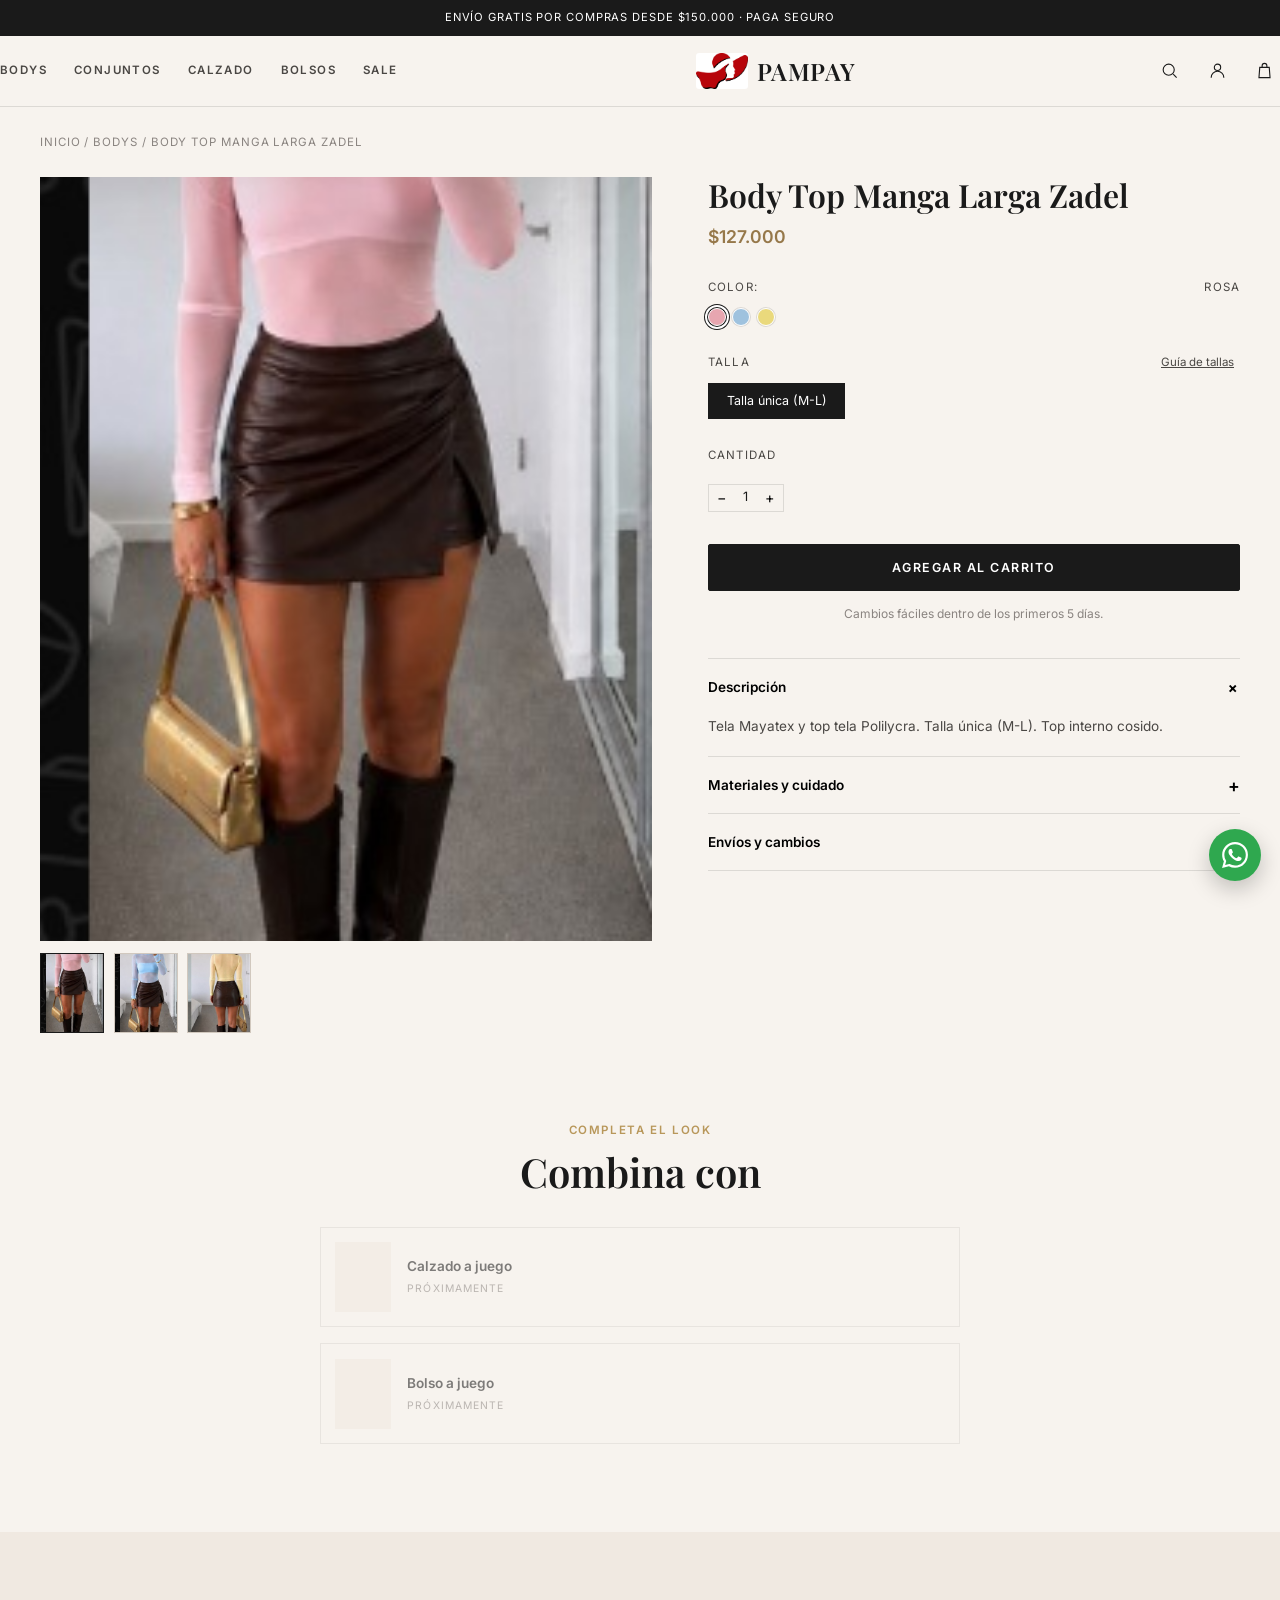
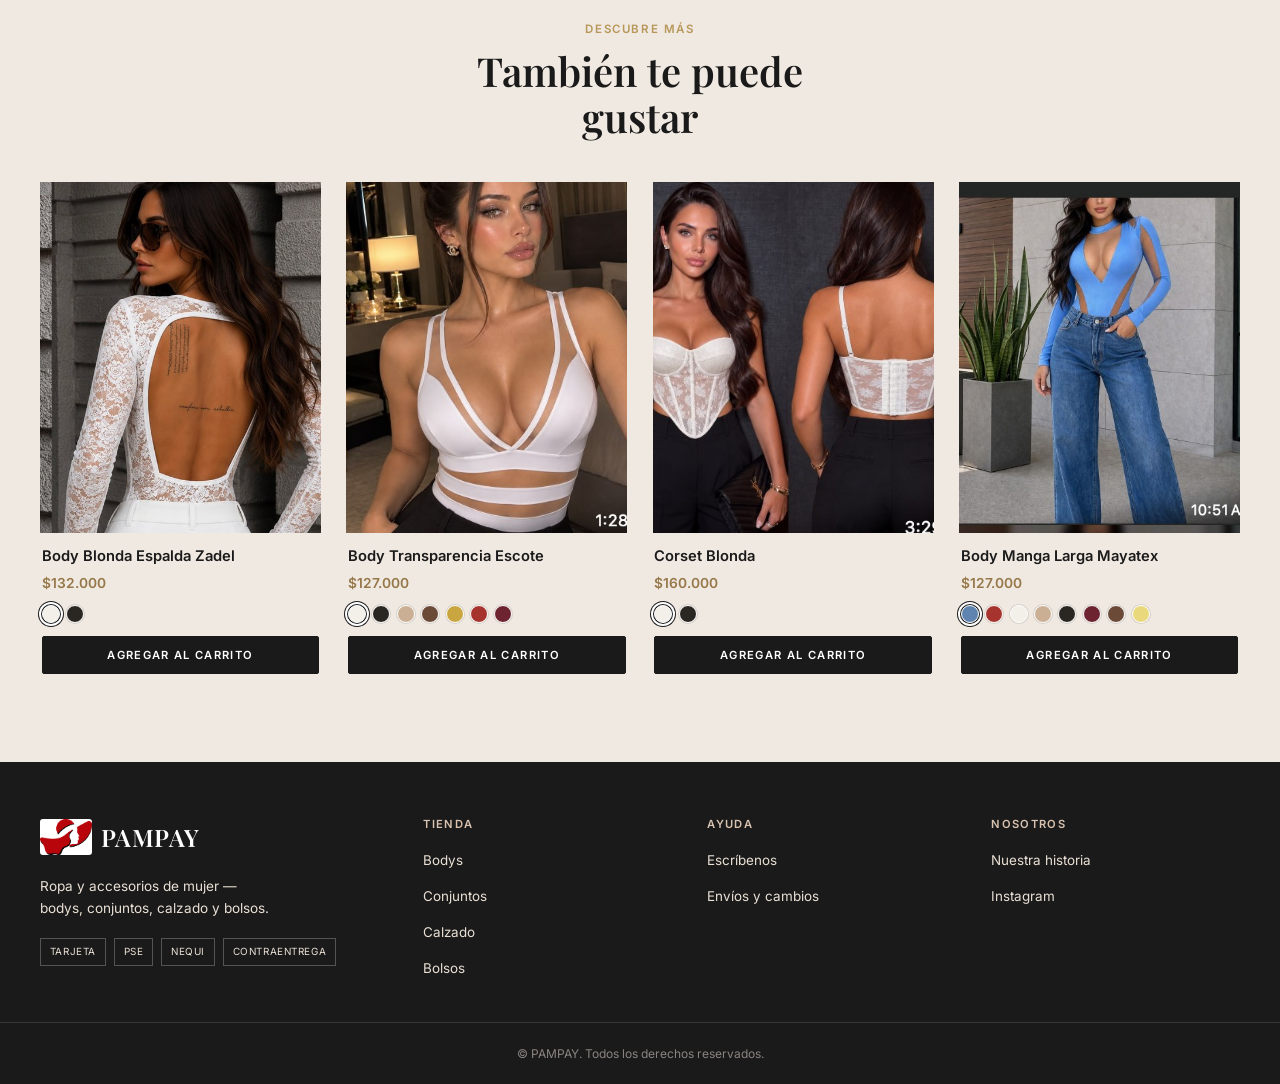
<file: producto.html>
<!doctype html>
<html lang="es">
<head>
<meta charset="UTF-8">
<meta name="viewport" content="width=device-width, initial-scale=1.0">
<title>PAMPAY — Producto</title>
<link rel="preconnect" href="https://fonts.googleapis.com">
<link rel="preconnect" href="https://fonts.gstatic.com" crossorigin>
<link rel="stylesheet" href="https://fonts.googleapis.com/css2?family=Playfair+Display:ital,wght@0,500;0,600;1,500;1,600&family=Inter:wght@400;500;600;700&display=swap">
<link rel="stylesheet" href="assets/css/style.css?v=3">
<link rel="icon" type="image/png" sizes="32x32" href="assets/img/favicon-32.png?v=2">
<link rel="icon" type="image/png" sizes="192x192" href="assets/img/favicon-192.png?v=2">
<link rel="apple-touch-icon" sizes="180x180" href="assets/img/apple-touch-icon.png?v=2">
</head>
<body>
<svg style="display:none" aria-hidden="true">
  <symbol id="ic-whatsapp" viewBox="0 0 24 24"><path d="M17.472 14.382c-.297-.149-1.758-.867-2.03-.967-.273-.099-.471-.148-.67.15-.197.297-.767.966-.94 1.164-.173.199-.347.223-.644.075-.297-.15-1.255-.463-2.39-1.475-.883-.788-1.48-1.761-1.653-2.059-.173-.297-.018-.458.13-.606.134-.133.298-.347.446-.52.149-.174.198-.298.298-.497.099-.198.05-.371-.025-.52-.075-.149-.669-1.612-.916-2.207-.242-.579-.487-.5-.669-.51-.173-.008-.371-.01-.57-.01-.198 0-.52.074-.792.372-.272.297-1.04 1.016-1.04 2.479 0 1.462 1.065 2.875 1.213 3.074.149.198 2.096 3.2 5.077 4.487.709.306 1.262.489 1.694.625.712.227 1.36.195 1.871.118.571-.085 1.758-.719 2.006-1.413.248-.694.248-1.289.173-1.413-.074-.124-.272-.198-.57-.347m-5.421 7.403h-.004a9.87 9.87 0 01-5.031-1.378l-.361-.214-3.741.982.998-3.648-.235-.374a9.86 9.86 0 01-1.51-5.26c.001-5.45 4.436-9.884 9.888-9.884 2.64 0 5.122 1.03 6.988 2.898a9.825 9.825 0 012.893 6.994c-.003 5.45-4.437 9.884-9.885 9.884m8.413-18.297A11.815 11.815 0 0012.05 0C5.495 0 .16 5.335.157 11.892c0 2.096.547 4.142 1.588 5.945L.057 24l6.305-1.654a11.882 11.882 0 005.683 1.448h.005c6.554 0 11.89-5.335 11.893-11.893a11.821 11.821 0 00-3.48-8.413" fill="currentColor" stroke="none"/></symbol>
  <symbol id="ic-search" viewBox="0 0 24 24"><circle cx="11" cy="11" r="7"/><path d="M21 21l-4.3-4.3"/></symbol>
  <symbol id="ic-user" viewBox="0 0 24 24"><circle cx="12" cy="8" r="4"/><path d="M4 21c0-4.4 3.6-8 8-8s8 3.6 8 8"/></symbol>
  <symbol id="ic-bag" viewBox="0 0 24 24"><path d="M6 8h12l1 13H5L6 8z"/><path d="M9 8V6a3 3 0 016 0v2"/></symbol>
</svg>

<div class="announce"><p>Envío gratis por compras desde $150.000 · Paga seguro</p></div>

<header class="site">
  <div class="wrap topbar">
    <div class="side">
      <button class="menu-toggle" id="menuToggle" aria-label="Menú"><span></span><span></span><span></span></button>
      <nav class="links">
        <a href="categoria.html?cat=bodys" data-cat="bodys">Bodys</a>
        <a href="categoria.html?cat=conjuntos" data-cat="conjuntos">Conjuntos</a>
        <a href="categoria.html?cat=calzado" data-cat="calzado">Calzado</a>
        <a href="categoria.html?cat=bolsos" data-cat="bolsos">Bolsos</a>
        <a href="categoria.html?cat=sale" data-cat="sale">Sale</a>
      </nav>
    </div>
    <a class="brandmark" href="index.html"><img class="brand-icon" src="assets/img/logo.png" alt="">PAMPAY</a>
    <div class="side icons">
      <button class="icon-btn" id="searchToggle" aria-label="Buscar"><svg><use href="#ic-search"/></svg></button>
      <button class="icon-btn" id="accountBtn" aria-label="Cuenta"><svg><use href="#ic-user"/></svg></button>
      <button class="icon-btn" id="cartOpenBtn" aria-label="Carrito"><svg><use href="#ic-bag"/></svg><span class="cart-count" id="cartCount">0</span></button>
    </div>
  </div>
  <div class="wrap mobile-menu" id="mobileMenu">
    <a href="categoria.html?cat=bodys">Bodys</a>
    <a href="categoria.html?cat=conjuntos">Conjuntos</a>
    <a href="categoria.html?cat=calzado">Calzado</a>
    <a href="categoria.html?cat=bolsos">Bolsos</a>
    <a href="categoria.html?cat=sale">Sale</a>
  </div>
  <div class="wrap search-panel" id="searchPanel">
    <input type="text" id="searchInput" placeholder="Buscar productos…">
    <div class="search-results" id="searchResults"></div>
  </div>
</header>

<div class="wrap breadcrumb"><a href="index.html">Inicio</a> / <a href="categoria.html?cat=bodys">Bodys</a> / <span id="crumbName"></span></div>

<div class="wrap pdp">
  <div class="pdp-gallery">
    <div class="pdp-gallery-main"><img id="pdpMain" src="" alt=""></div>
    <div class="pdp-thumbs" id="pdpThumbs"></div>
  </div>
  <div class="pdp-info">
    <h1 class="pdp-name" id="pdpName"></h1>
    <div class="pdp-price" id="pdpPrice"></div>

    <div class="pdp-block">
      <div class="lbl">Color: <span id="pdpColorName"></span></div>
      <div class="swatch-row" id="pdpColors"></div>
    </div>

    <div class="pdp-block">
      <div class="lbl">Talla<button id="sizeGuideBtn" type="button">Guía de tallas</button></div>
      <div class="size-row" id="pdpSizes"></div>
    </div>

    <div class="pdp-block">
      <div class="lbl">Cantidad</div>
      <div class="qty-stepper" id="pdpQty">
        <button type="button" data-act="dec">&minus;</button><span id="pdpQtyVal">1</span><button type="button" data-act="inc">+</button>
      </div>
    </div>

    <div class="pdp-addcart">
      <button class="btn primary block" id="pdpAddBtn">Agregar al carrito</button>
      <p class="pdp-note" id="pdpPolicyNote"></p>
    </div>

    <div class="accordion" id="pdpAccordion">
      <div class="acc-item">
        <button class="acc-head">Descripción<span class="plus">+</span></button>
        <div class="acc-body"><p id="accDescripcion"></p></div>
      </div>
      <div class="acc-item">
        <button class="acc-head">Materiales y cuidado<span class="plus">+</span></button>
        <div class="acc-body"><p>Lavar a mano con agua fría. No usar blanqueador ni secadora. Secar a la sombra, extendida. Planchar a baja temperatura si es necesario, evitando encajes y mallas.</p></div>
      </div>
      <div class="acc-item">
        <button class="acc-head">Envíos y cambios<span class="plus">+</span></button>
        <div class="acc-body"><p id="accEnvios">Envíos a toda Colombia. Gratis desde $150.000; por debajo de ese monto tiene un costo fijo que verás en el checkout. Por higiene, la ropa íntima no tiene cambio salvo defecto de fábrica — escríbenos por WhatsApp si tienes dudas antes de comprar.</p></div>
      </div>
    </div>
  </div>
</div>

<section id="completeLook">
  <div class="wrap">
    <div class="sec-head" style="margin-bottom:0;"><span class="eyebrow">Completa el look</span><h2>Combina con</h2></div>
    <div class="outfit-items" style="max-width:640px;margin:2rem auto 0;">
      <div class="outfit-item soon"><div style="width:56px;height:70px;background:var(--cream-deep);"></div><div><div class="oi-name">Calzado a juego</div><div class="oi-soon">Próximamente</div></div></div>
      <div class="outfit-item soon"><div style="width:56px;height:70px;background:var(--cream-deep);"></div><div><div class="oi-name">Bolso a juego</div><div class="oi-soon">Próximamente</div></div></div>
    </div>
  </div>
</section>

<section id="related" style="background:var(--cream-deep);">
  <div class="wrap">
    <div class="sec-head"><span class="eyebrow">Descubre más</span><h2>También te puede gustar</h2></div>
    <div class="product-grid related-grid" id="relatedGrid"></div>
  </div>
</section>

<footer class="site">
  <div class="wrap foot-grid">
    <div class="foot-brand">
      <div class="brandmark"><img class="brand-icon" src="assets/img/logo.png" alt="">PAMPAY</div>
      <p>Ropa y accesorios de mujer — bodys, conjuntos, calzado y bolsos.</p>
      <div class="foot-payments"><span>Tarjeta</span><span>PSE</span><span>Nequi</span><span>Contraentrega</span></div>
    </div>
    <div><h4>Tienda</h4><ul>
      <li><a href="categoria.html?cat=bodys">Bodys</a></li>
      <li><a href="categoria.html?cat=conjuntos">Conjuntos</a></li>
      <li><a href="categoria.html?cat=calzado">Calzado</a></li>
      <li><a href="categoria.html?cat=bolsos">Bolsos</a></li>
    </ul></div>
    <div><h4>Ayuda</h4><ul>
      <li><a href="#" id="supportWaBtn" target="_blank" rel="noopener">Escríbenos</a></li>
      <li><a href="checkout.html">Envíos y cambios</a></li>
    </ul></div>
    <div><h4>Nosotros</h4><ul>
      <li><a href="#">Nuestra historia</a></li>
      <li><a href="https://instagram.com/pampay_col" target="_blank" rel="noopener">Instagram</a></li>
    </ul></div>
  </div>
  <div class="wrap foot-bottom">© PAMPAY. Todos los derechos reservados.</div>
</footer>

<div class="modal-overlay" id="sizeModal">
  <div class="modal-box">
    <h3>Guía de tallas</h3>
    <p class="modal-note">Medidas de referencia en centímetros — <strong>pendientes de confirmar con el proveedor</strong>. Escríbenos por WhatsApp con tu medida de busto/cintura/cadera y te ayudamos a elegir.</p>
    <table class="size-table">
      <thead><tr><th>Talla</th><th>Busto</th><th>Cintura</th><th>Cadera</th></tr></thead>
      <tbody>
        <tr><td>Única (M-L)</td><td>—</td><td>—</td><td>—</td></tr>
      </tbody>
    </table>
    <button class="btn ghost block modal-close-btn" id="sizeModalClose">Cerrar</button>
  </div>
</div>

<a class="wa-float" id="waFloat" href="#" target="_blank" rel="noopener" aria-label="Escríbenos por WhatsApp">
  <svg viewBox="0 0 24 24" aria-hidden="true"><use href="#ic-whatsapp"/></svg>
</a>

<script src="assets/js/products.js?v=3"></script>
<script src="assets/js/cart.js?v=1"></script>
<script src="assets/js/render.js?v=1"></script>
<script src="assets/js/chrome.js?v=1"></script>
<script src="assets/js/product-page.js?v=1"></script>
</body>
</html>
</file>
<file: assets/css/style.css>
/* ============================================================
   PAMPAY — sistema de diseño premium/minimalista
   Paleta: crema / negro suave / nude / dorado. Mobile-first.
   ============================================================ */

:root{
  --cream:#F7F3EE;
  --cream-deep:#F0E9E1;
  --white:#FFFFFF;
  --ink:#1A1A1A;
  --ink-soft:#4A4744;
  --ink-faint:#8A8480;
  --nude:#D9C3B0;
  --nude-soft:#EAE0D5;
  --gold:#B8975A;
  --gold-deep:#96784A;
  --line:rgba(26,26,26,0.12);
  --line-soft:rgba(26,26,26,0.08);
  --danger:#8A3B2E;
  --radius:2px;
  --ease:cubic-bezier(.4,0,.2,1);
}

*{box-sizing:border-box;}
html{scroll-behavior:smooth;}
@media (prefers-reduced-motion: reduce){ html{scroll-behavior:auto;} }

body{
  margin:0; background:var(--cream); color:var(--ink);
  font-family:'Inter', -apple-system, BlinkMacSystemFont, 'Segoe UI', sans-serif;
  line-height:1.6; -webkit-font-smoothing:antialiased;
}
h1,h2,h3,h4{
  font-family:'Playfair Display', Georgia, serif; font-weight:600; margin:0;
  color:var(--ink); letter-spacing:0; line-height:1.15;
}
p{margin:0;}
a{color:inherit; text-decoration:none;}
img{max-width:100%; display:block;}
button{font-family:inherit;}
.wrap{max-width:1280px; margin:0 auto; padding:0 1.1rem;}
@media (min-width:768px){ .wrap{padding:0 2rem;} }
@media (min-width:1200px){ .wrap{padding:0 2.5rem;} }

.eyebrow, .uppercase{
  text-transform:uppercase; letter-spacing:.14em; font-size:.72rem; font-weight:600;
}

/* ---------- botones ---------- */
.btn{
  font-family:'Inter', sans-serif; font-weight:600; font-size:.78rem;
  text-transform:uppercase; letter-spacing:.12em;
  padding:.95rem 1.6rem; border-radius:var(--radius); border:1px solid var(--ink);
  cursor:pointer; display:inline-flex; align-items:center; justify-content:center; gap:.6rem;
  transition:background .3s var(--ease), color .3s var(--ease), border-color .3s var(--ease), opacity .3s var(--ease);
  background:transparent; color:var(--ink);
}
.btn.primary{background:var(--ink); color:var(--white);}
.btn.primary:hover{background:#000;}
.btn.gold{background:var(--gold); border-color:var(--gold); color:var(--white);}
.btn.gold:hover{background:var(--gold-deep); border-color:var(--gold-deep);}
.btn.ghost{background:transparent; color:var(--ink); border-color:var(--ink);}
.btn.ghost:hover{background:var(--ink); color:var(--white);}
.btn.on-dark{border-color:var(--white); color:var(--white);}
.btn.on-dark:hover{background:var(--white); color:var(--ink);}
.btn.block{width:100%;}
.btn.sm{padding:.7rem 1.1rem; font-size:.7rem;}
.btn:disabled{opacity:.45; cursor:not-allowed;}
.btn:disabled:hover{background:transparent; color:var(--ink);}

/* ============================================================
   Barra de anuncio
   ============================================================ */
.announce{background:var(--ink); color:var(--white); text-align:center; padding:.55rem 1rem;}
.announce p{font-size:.7rem; letter-spacing:.08em; text-transform:uppercase;}

/* ============================================================
   Header
   ============================================================ */
header.site{
  position:sticky; top:0; z-index:60; background:var(--cream);
  border-bottom:1px solid var(--line); transition:box-shadow .3s var(--ease);
}
header.site.scrolled{box-shadow:0 6px 20px rgba(26,26,26,0.06);}
.topbar{display:flex; align-items:center; justify-content:space-between; padding:1rem 0; gap:1rem; position:relative;}
.topbar .side{display:flex; align-items:center; gap:1.4rem; min-width:0;}
.topbar .side.icons{gap:1.1rem;}

.menu-toggle{display:flex; flex-direction:column; gap:5px; background:none; border:none; cursor:pointer; padding:.3rem;}
.menu-toggle span{width:22px; height:1.5px; background:var(--ink); display:block;}
@media (min-width:960px){ .menu-toggle{display:none;} }

nav.links{display:none; gap:1.7rem; align-items:center;}
nav.links a{font-size:.72rem; font-weight:600; text-transform:uppercase; letter-spacing:.12em; color:var(--ink-soft); padding:.3rem 0; border-bottom:1px solid transparent; transition:color .3s var(--ease), border-color .3s var(--ease);}
nav.links a:hover, nav.links a.active{color:var(--ink); border-color:var(--gold);}
@media (min-width:960px){ nav.links{display:flex;} }

.brandmark{display:inline-flex; align-items:center; gap:.55rem; font-family:'Playfair Display', serif; font-weight:600; font-size:1.5rem; letter-spacing:.02em; color:var(--ink); white-space:nowrap;}
.brandmark .brand-icon{height:30px; width:auto; display:block; border-radius:3px;}
@media (min-width:768px){ .brandmark .brand-icon{height:36px;} }

.icon-btn{background:none; border:none; cursor:pointer; padding:.35rem; color:var(--ink); position:relative; display:inline-flex;}
.icon-btn svg{width:19px; height:19px; stroke:currentColor; fill:none; stroke-width:1.4;}
.cart-count{
  position:absolute; top:-4px; right:-6px; background:var(--gold); color:var(--white);
  font-size:.62rem; font-weight:700; width:16px; height:16px; border-radius:50%;
  display:flex; align-items:center; justify-content:center;
}

/* menú móvil desplegable */
.mobile-menu{display:none; flex-direction:column; padding:0 0 1.2rem; border-top:1px solid var(--line);}
.mobile-menu.open{display:flex;}
.mobile-menu a{padding:.85rem 0; font-size:.8rem; text-transform:uppercase; letter-spacing:.1em; font-weight:600; color:var(--ink-soft); border-bottom:1px solid var(--line-soft);}
@media (min-width:960px){ .mobile-menu{display:none !important;} }

/* buscador */
.search-panel{display:none; padding:1rem 0 1.3rem; border-top:1px solid var(--line);}
.search-panel.open{display:block;}
.search-panel input{
  width:100%; border:none; border-bottom:1px solid var(--ink); background:transparent;
  font-family:'Playfair Display', serif; font-size:1.3rem; padding:.5rem 0; outline:none; color:var(--ink);
}
.search-results{margin-top:1rem; display:grid; gap:.2rem; max-height:50vh; overflow:auto;}
.search-results a{display:flex; align-items:center; gap:.8rem; padding:.6rem .2rem; font-size:.85rem; color:var(--ink-soft);}
.search-results a:hover{color:var(--ink); background:var(--cream-deep);}
.search-results img{width:40px; height:50px; object-fit:cover;}
.search-empty{color:var(--ink-faint); font-size:.85rem; padding:.6rem .2rem;}

/* ============================================================
   Hero
   ============================================================ */
.hero{position:relative; height:88vh; min-height:440px; display:flex; align-items:center; justify-content:center; overflow:hidden; background:var(--ink);}
.hero img.hero-bg{position:absolute; inset:0; width:100%; height:100%; object-fit:cover; object-position:center 20%; opacity:.82;}
.hero::after{content:""; position:absolute; inset:0; background:linear-gradient(180deg, rgba(0,0,0,.15), rgba(0,0,0,.42));}
.hero-content{position:relative; z-index:1; text-align:center; color:var(--white); padding:0 1.2rem;}
.hero-content .eyebrow{color:var(--nude-soft); display:block; margin-bottom:1rem;}
.hero-content h1{font-size:clamp(2.4rem,7vw,4.6rem); color:var(--white); max-width:16ch; margin:0 auto;}
.hero-content .btn{margin-top:2rem;}

/* ============================================================
   Secciones genéricas
   ============================================================ */
section{padding:clamp(3.2rem,7vw,5.5rem) 0;}
.sec-head{text-align:center; max-width:44ch; margin:0 auto 2.6rem;}
.sec-head .eyebrow{color:var(--gold); display:block; margin-bottom:.6rem;}
.sec-head h2{font-size:clamp(1.7rem,3.4vw,2.5rem);}
.sec-head p{color:var(--ink-soft); margin-top:.8rem; font-size:.95rem;}

/* ---------- categorías ---------- */
.cat-grid{display:grid; grid-template-columns:1fr 1fr; gap:.9rem;}
@media (min-width:768px){ .cat-grid{grid-template-columns:repeat(4,1fr); gap:1.2rem;} }
.cat-card{position:relative; aspect-ratio:3/4; overflow:hidden; background:var(--nude-soft); display:block;}
.cat-card img{width:100%; height:100%; object-fit:cover; transition:transform .5s var(--ease);}
.cat-card:hover img{transform:scale(1.06);}
.cat-card .cat-label{
  position:absolute; top:1.1rem; left:1.1rem; color:var(--white); font-family:'Playfair Display', serif;
  font-size:1.15rem; text-shadow:0 2px 10px rgba(0,0,0,.35);
}
.cat-card.soon{background:var(--cream-deep);}
.cat-card.soon .cat-label{color:var(--ink); text-shadow:none;}
.cat-card .soon-badge{
  position:absolute; inset:0; display:flex; align-items:center; justify-content:center;
  background:rgba(247,243,238,.55); color:var(--ink-soft); font-size:.68rem; letter-spacing:.12em; text-transform:uppercase;
}
.cat-card.soon .soon-badge{background:transparent;}

/* ---------- carrusel productos ---------- */
.carousel-wrap{position:relative; margin-top:2.6rem;}
.carousel{display:flex; gap:1.1rem; overflow-x:auto; scroll-snap-type:x mandatory; padding-bottom:.5rem; scrollbar-width:none;}
.carousel::-webkit-scrollbar{display:none;}
.carousel .product-card{flex:0 0 62%; scroll-snap-align:start;}
@media (min-width:640px){ .carousel .product-card{flex-basis:38%;} }
@media (min-width:960px){ .carousel .product-card{flex-basis:23%;} }
.carousel-nav{display:none;}
@media (min-width:768px){
  .carousel-nav{display:flex; gap:.5rem; justify-content:flex-end; margin-bottom:1rem;}
  .carousel-nav button{width:38px; height:38px; border:1px solid var(--ink); background:var(--cream); cursor:pointer; display:flex; align-items:center; justify-content:center; transition:background .3s var(--ease), color .3s var(--ease);}
  .carousel-nav button:hover{background:var(--ink); color:var(--white);}
  .carousel-nav svg{width:16px; height:16px; stroke:currentColor; fill:none; stroke-width:1.6;}
}

/* ---------- product grid (categoría / bestsellers) ---------- */
.product-grid{display:grid; grid-template-columns:repeat(2,1fr); gap:1.4rem 1rem; margin-top:2.6rem;}
@media (min-width:768px){ .product-grid{grid-template-columns:repeat(4,1fr); gap:1.6rem;} }

/* ---------- product card ---------- */
.product-card{display:block;}
.product-media{display:block; position:relative; aspect-ratio:4/5; overflow:hidden; background:var(--nude-soft);}
.product-media img{position:absolute; inset:0; width:100%; height:100%; object-fit:cover; transition:opacity .35s var(--ease);}
.product-media img.img-2{opacity:0;}
.product-card:hover .product-media img.img-1{opacity:0;}
.product-card:hover .product-media img.img-2{opacity:1;}
.product-photo.placeholder{position:absolute; inset:0; display:flex; flex-direction:column; align-items:center; justify-content:center; gap:.4rem; color:var(--ink-faint); background:var(--cream-deep);}
.product-photo.placeholder span{font-family:'Playfair Display', serif; font-size:1.2rem; color:var(--gold-deep);}
.product-photo.placeholder small{font-size:.7rem; text-transform:uppercase; letter-spacing:.08em;}
.product-tag{
  position:absolute; top:.7rem; left:.7rem; background:var(--ink); color:var(--white);
  font-size:.62rem; text-transform:uppercase; letter-spacing:.1em; padding:.32rem .6rem;
}
.product-body{padding:.9rem .1rem 0;}
.product-body h3{font-size:.92rem; font-weight:600; line-height:1.35; font-family:'Inter',sans-serif;}
.product-price{font-size:.86rem; color:var(--gold-deep); margin-top:.3rem; font-weight:600;}
.product-detail{font-size:.78rem; color:var(--ink-soft); margin-top:.35rem; min-height:2.1rem;}
.swatch-row{display:flex; gap:.4rem; margin-top:.7rem; flex-wrap:wrap;}
.swatch{width:18px; height:18px; border-radius:50%; border:1px solid var(--white); box-shadow:0 0 0 1px var(--line); cursor:pointer; padding:0; transition:box-shadow .2s var(--ease);}
.swatch:hover{box-shadow:0 0 0 1px var(--ink);}
.swatch.active{box-shadow:0 0 0 1px var(--ink), 0 0 0 3px var(--white), 0 0 0 4px var(--ink);}
.product-cta{margin-top:.8rem; width:100%;}

/* ---------- banner editorial ---------- */
.editorial{position:relative; height:60vh; min-height:320px; display:flex; align-items:center; justify-content:center; overflow:hidden;}
.editorial img{position:absolute; inset:0; width:100%; height:100%; object-fit:cover;}
.editorial::after{content:""; position:absolute; inset:0; background:rgba(26,26,26,.32);}
.editorial blockquote{position:relative; z-index:1; color:var(--white); font-family:'Playfair Display', serif; font-size:clamp(1.4rem,4vw,2.4rem); text-align:center; max-width:22ch; margin:0 auto; padding:0 1.2rem; font-style:italic;}

/* ---------- arma tu outfit ---------- */
.outfit{display:grid; grid-template-columns:1fr; gap:1.6rem; align-items:center; margin-top:2.6rem;}
@media (min-width:860px){ .outfit{grid-template-columns:1fr 1fr; gap:3rem;} }
.outfit-photo{aspect-ratio:4/5; overflow:hidden; background:var(--nude-soft);}
.outfit-photo img{width:100%; height:100%; object-fit:cover;}
.outfit-items{display:grid; gap:1rem;}
.outfit-item{display:flex; gap:1rem; align-items:center; border:1px solid var(--line); padding:.9rem;}
.outfit-item img{width:56px; height:70px; object-fit:cover; background:var(--cream-deep);}
.outfit-item .oi-name{font-size:.85rem; font-weight:600;}
.outfit-item .oi-price{font-size:.8rem; color:var(--gold-deep); margin-top:.2rem;}
.outfit-item.soon{opacity:.55;}
.outfit-item .oi-soon{font-size:.65rem; text-transform:uppercase; letter-spacing:.1em; color:var(--ink-faint); margin-top:.2rem;}

/* ---------- beneficios ---------- */
.benefits{display:grid; grid-template-columns:1fr 1fr; gap:1.6rem; text-align:center;}
@media (min-width:768px){ .benefits{grid-template-columns:repeat(4,1fr);} }
.benefit{padding:0 .5rem;}
.benefit svg{width:30px; height:30px; stroke:var(--gold); fill:none; stroke-width:1.2; margin-bottom:.9rem;}
.benefit h4{font-family:'Inter',sans-serif; font-size:.78rem; text-transform:uppercase; letter-spacing:.08em; font-weight:600;}
.benefit p{font-size:.78rem; color:var(--ink-soft); margin-top:.4rem;}

/* ---------- instagram ---------- */
.insta-head{display:flex; flex-direction:column; align-items:center; gap:.4rem; text-align:center; margin-bottom:2rem;}
.insta-grid{display:grid; grid-template-columns:repeat(3,1fr); gap:.4rem;}
@media (min-width:768px){ .insta-grid{grid-template-columns:repeat(6,1fr);} }
.insta-grid a{position:relative; aspect-ratio:1/1; overflow:hidden; display:block;}
.insta-grid img{width:100%; height:100%; object-fit:cover; transition:transform .4s var(--ease);}
.insta-grid a:hover img{transform:scale(1.07);}

/* ---------- newsletter ---------- */
.newsletter{background:var(--nude-soft);}
.newsletter-inner{text-align:center; max-width:34rem; margin:0 auto;}
.newsletter-inner h2{font-size:clamp(1.5rem,3vw,2.1rem);}
.newsletter-inner p{color:var(--ink-soft); margin-top:.7rem; font-size:.92rem;}
.newsletter-form{display:flex; flex-direction:column; gap:.7rem; margin-top:1.6rem;}
@media (min-width:560px){ .newsletter-form{flex-direction:row;} }
.newsletter-form input{
  flex:1; border:1px solid var(--ink); background:var(--cream); padding:.9rem 1.1rem;
  font-size:.85rem; font-family:'Inter',sans-serif; outline:none;
}
.newsletter-note{font-size:.7rem; color:var(--ink-faint); margin-top:.9rem;}

/* ============================================================
   Footer
   ============================================================ */
footer.site{background:var(--ink); color:var(--nude-soft); padding:3.5rem 0 0;}
.foot-grid{display:grid; grid-template-columns:1fr 1fr; gap:2.2rem;}
@media (min-width:768px){ .foot-grid{grid-template-columns:1.4fr repeat(3,1fr);} }
.foot-brand .brandmark{color:var(--white);}
.foot-brand p{color:var(--nude-soft); margin-top:.8rem; font-size:.85rem; max-width:26ch;}
footer.site h4{font-size:.7rem; text-transform:uppercase; letter-spacing:.12em; color:var(--nude); margin-bottom:1rem; font-weight:600; font-family:'Inter',sans-serif;}
footer.site ul{list-style:none; padding:0; margin:0; display:grid; gap:.65rem;}
footer.site ul a{color:var(--nude-soft); font-size:.84rem;}
footer.site ul a:hover{color:var(--white);}
.foot-payments{display:flex; gap:.5rem; margin-top:1.2rem; flex-wrap:wrap;}
.foot-payments span{border:1px solid rgba(255,255,255,.25); color:var(--nude-soft); font-size:.62rem; letter-spacing:.06em; padding:.3rem .55rem; text-transform:uppercase;}
.foot-bottom{margin-top:2.6rem; padding:1.3rem 0; border-top:1px solid rgba(255,255,255,.12); font-size:.75rem; color:var(--ink-faint); text-align:center;}

/* ============================================================
   Carrito (drawer)
   ============================================================ */
.cart-overlay{position:fixed; inset:0; background:rgba(26,26,26,.4); z-index:90; opacity:0; pointer-events:none; transition:opacity .3s var(--ease);}
.cart-overlay.open{opacity:1; pointer-events:auto;}
.cart-drawer{
  position:fixed; top:0; right:0; height:100%; width:min(420px,92vw); background:var(--cream);
  z-index:91; transform:translateX(100%); transition:transform .35s var(--ease);
  display:flex; flex-direction:column;
}
.cart-drawer.open{transform:translateX(0);}
.cart-head{display:flex; align-items:center; justify-content:space-between; padding:1.3rem 1.4rem; border-bottom:1px solid var(--line);}
.cart-head h3{font-size:1.1rem;}
.cart-close{background:none; border:none; cursor:pointer; font-size:1.3rem; line-height:1; color:var(--ink);}
.cart-items{flex:1; overflow-y:auto; padding:1rem 1.4rem;}
.cart-empty{color:var(--ink-faint); font-size:.88rem; text-align:center; padding:3rem 1rem;}
.cart-line{display:flex; gap:.9rem; padding:1rem 0; border-bottom:1px solid var(--line-soft);}
.cart-line img{width:64px; height:80px; object-fit:cover; background:var(--nude-soft);}
.cart-line .cl-name{font-size:.85rem; font-weight:600;}
.cart-line .cl-meta{font-size:.75rem; color:var(--ink-soft); margin-top:.2rem;}
.cart-line .cl-price{font-size:.82rem; color:var(--gold-deep); margin-top:.4rem;}
.qty-stepper{display:inline-flex; align-items:center; border:1px solid var(--line); margin-top:.5rem;}
.qty-stepper button{width:26px; height:26px; background:none; border:none; cursor:pointer; font-size:.9rem;}
.qty-stepper span{min-width:22px; text-align:center; font-size:.8rem;}
.cl-remove{background:none; border:none; color:var(--ink-faint); font-size:.72rem; text-decoration:underline; cursor:pointer; margin-top:.5rem; padding:0;}
.cart-foot{border-top:1px solid var(--line); padding:1.2rem 1.4rem 1.5rem;}
.cart-subtotal{display:flex; justify-content:space-between; font-size:.92rem; font-weight:600; margin-bottom:1rem;}

/* ============================================================
   Página de categoría
   ============================================================ */
.cat-hero{text-align:center; padding:2.5rem 0 0;}
.cat-hero h1{font-size:clamp(1.9rem,4vw,2.7rem);}
.cat-hero p{color:var(--ink-soft); margin-top:.6rem;}
.coming-soon{text-align:center; padding:5rem 1rem; max-width:36rem; margin:0 auto;}
.coming-soon h2{font-size:clamp(1.6rem,3.5vw,2.2rem);}
.coming-soon p{color:var(--ink-soft); margin-top:1rem;}
.coming-soon .btn{margin-top:1.8rem;}
.breadcrumb{font-size:.72rem; text-transform:uppercase; letter-spacing:.08em; color:var(--ink-faint); padding-top:1.6rem;}
.breadcrumb a{color:var(--ink-faint);}
.breadcrumb a:hover{color:var(--ink);}

/* ============================================================
   Página de producto
   ============================================================ */
.pdp{display:grid; grid-template-columns:1fr; gap:2.2rem; padding-top:1.6rem;}
@media (min-width:900px){ .pdp{grid-template-columns:1.15fr 1fr; gap:3.5rem;} }
.pdp-gallery-main{aspect-ratio:4/5; background:var(--nude-soft); overflow:hidden;}
.pdp-gallery-main img{width:100%; height:100%; object-fit:cover;}
.pdp-thumbs{display:flex; gap:.6rem; margin-top:.7rem; overflow-x:auto;}
.pdp-thumbs button{width:64px; height:80px; flex:0 0 auto; padding:0; border:1px solid var(--line); background:var(--nude-soft); cursor:pointer; overflow:hidden;}
.pdp-thumbs button.active{border-color:var(--ink);}
.pdp-thumbs img{width:100%; height:100%; object-fit:cover;}

.pdp-info .pdp-name{font-size:clamp(1.5rem,3vw,2rem);}
.pdp-info .pdp-price{font-size:1.1rem; color:var(--gold-deep); font-weight:600; margin-top:.6rem;}
.pdp-block{margin-top:1.7rem;}
.pdp-block .lbl{font-size:.72rem; text-transform:uppercase; letter-spacing:.1em; color:var(--ink-soft); margin-bottom:.7rem; display:flex; justify-content:space-between; align-items:center;}
.pdp-block .lbl button{background:none; border:none; text-decoration:underline; cursor:pointer; font-size:.72rem; color:var(--ink-soft); text-transform:none; letter-spacing:0;}
.size-row{display:flex; gap:.6rem; flex-wrap:wrap;}
.size-pill{border:1px solid var(--ink); padding:.6rem 1.1rem; font-size:.78rem; background:transparent; cursor:pointer; transition:background .2s var(--ease), color .2s var(--ease);}
.size-pill.active{background:var(--ink); color:var(--white);}
.pdp-addcart{margin-top:2rem;}
.pdp-note{font-size:.75rem; color:var(--ink-faint); margin-top:.8rem; text-align:center;}

.accordion{border-top:1px solid var(--line); margin-top:2.2rem;}
.acc-item{border-bottom:1px solid var(--line);}
.acc-head{width:100%; display:flex; justify-content:space-between; align-items:center; padding:1.1rem 0; background:none; border:none; cursor:pointer; text-align:left; font-size:.85rem; font-weight:600;}
.acc-head .plus{font-size:1.1rem; transition:transform .3s var(--ease);}
.acc-item.open .acc-head .plus{transform:rotate(45deg);}
.acc-body{max-height:0; overflow:hidden; transition:max-height .3s var(--ease);}
.acc-item.open .acc-body{max-height:400px;}
.acc-body p{padding:0 0 1.1rem; font-size:.85rem; color:var(--ink-soft); line-height:1.7;}

/* modal guía de tallas */
.modal-overlay{position:fixed; inset:0; background:rgba(26,26,26,.5); z-index:95; display:none; align-items:center; justify-content:center; padding:1.2rem;}
.modal-overlay.open{display:flex;}
.modal-box{background:var(--cream); max-width:480px; width:100%; padding:2rem; max-height:85vh; overflow-y:auto;}
.modal-box h3{font-size:1.3rem; margin-bottom:.4rem;}
.modal-box .modal-note{font-size:.8rem; color:var(--ink-soft); margin-bottom:1.2rem;}
.size-table{width:100%; border-collapse:collapse; font-size:.82rem;}
.size-table th, .size-table td{border:1px solid var(--line); padding:.55rem .6rem; text-align:center;}
.size-table th{background:var(--cream-deep); font-weight:600;}
.modal-close-btn{margin-top:1.5rem;}

.related-grid{margin-top:1.5rem;}

/* ============================================================
   Checkout
   ============================================================ */
.checkout-grid{display:grid; grid-template-columns:1fr; gap:2.4rem; padding-top:2rem;}
@media (min-width:900px){ .checkout-grid{grid-template-columns:1fr .8fr;} }
.co-form label{display:block; font-size:.72rem; text-transform:uppercase; letter-spacing:.08em; color:var(--ink-soft); margin-bottom:.4rem; margin-top:1.1rem;}
.co-form input, .co-form select{
  width:100%; border:1px solid var(--line); background:var(--white); padding:.85rem .9rem; font-size:.9rem; font-family:'Inter',sans-serif; outline:none;
}
.co-form input:focus, .co-form select:focus{border-color:var(--ink);}
.co-row{display:grid; grid-template-columns:1fr 1fr; gap:1rem;}
.co-summary{background:var(--white); border:1px solid var(--line); padding:1.6rem;}
.co-line{display:flex; gap:.8rem; padding:.8rem 0; border-bottom:1px solid var(--line-soft);}
.co-line img{width:52px; height:65px; object-fit:cover;}
.co-line .cl-name{font-size:.82rem; font-weight:600;}
.co-line .cl-meta{font-size:.72rem; color:var(--ink-soft);}
.co-totals{margin-top:1.1rem; font-size:.85rem; display:grid; gap:.5rem;}
.co-totals .row{display:flex; justify-content:space-between;}
.co-totals .grand{font-weight:700; font-size:1rem; border-top:1px solid var(--line); padding-top:.7rem; margin-top:.3rem;}
.co-empty{text-align:center; padding:4rem 1rem; color:var(--ink-soft);}

/* ---------- floating whatsapp (soporte) ---------- */
.wa-float{
  position:fixed; right:1.2rem; bottom:1.2rem; z-index:50;
  width:52px; height:52px; border-radius:50%;
  background:#2FA84F; color:#fff;
  display:flex; align-items:center; justify-content:center;
  box-shadow:0 8px 22px rgba(0,0,0,.22);
  transition:transform .2s var(--ease);
}
.wa-float:hover{transform:translateY(-2px) scale(1.05);}
.wa-float svg{width:26px; height:26px; fill:currentColor;}

.toast{
  position:fixed; bottom:1.4rem; left:50%; transform:translate(-50%,10px); background:var(--ink); color:var(--white);
  padding:.85rem 1.3rem; font-size:.82rem; z-index:96; opacity:0; pointer-events:none; transition:opacity .3s var(--ease), transform .3s var(--ease);
}
.toast.show{opacity:1; transform:translate(-50%,0);}
</file>
